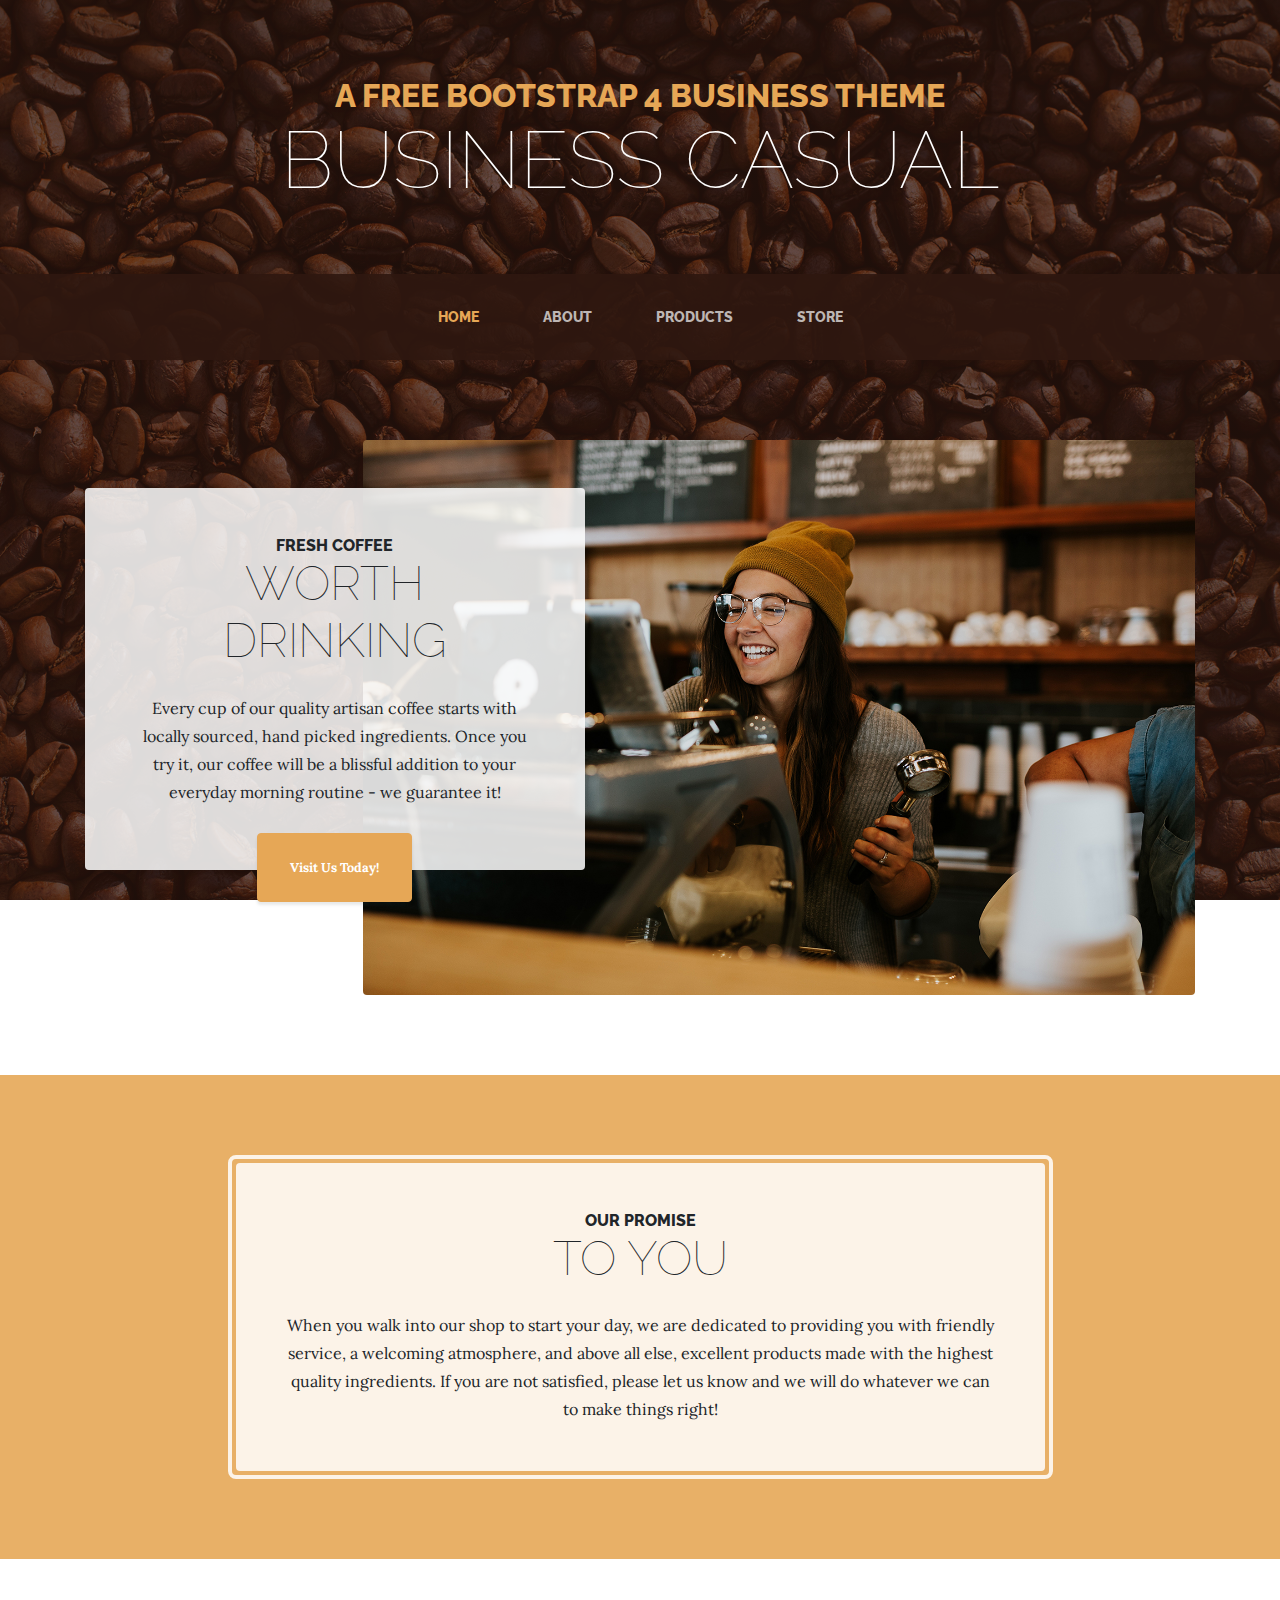
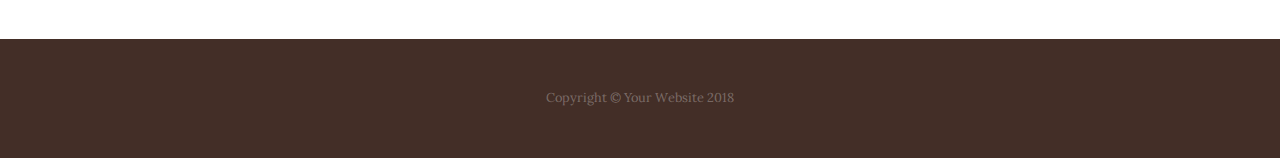
<file: startbootstrap-business-casual-gh-pages/index.html>
<!DOCTYPE html>
<html lang="en">

  <head>

    <meta charset="utf-8">
    <meta name="viewport" content="width=device-width, initial-scale=1, shrink-to-fit=no">
    <meta name="description" content="">
    <meta name="author" content="">

    <title>Business Casual - Start Bootstrap Theme</title>

    <!-- Bootstrap core CSS -->
    <link href="vendor/bootstrap/css/bootstrap.min.css" rel="stylesheet">

    <!-- Custom fonts for this template -->
    <link href="https://fonts.googleapis.com/css?family=Raleway:100,100i,200,200i,300,300i,400,400i,500,500i,600,600i,700,700i,800,800i,900,900i" rel="stylesheet">
    <link href="https://fonts.googleapis.com/css?family=Lora:400,400i,700,700i" rel="stylesheet">

    <!-- Custom styles for this template -->
    <link href="css/business-casual.min.css" rel="stylesheet">

  </head>

  <body>

    <h1 class="site-heading text-center text-white d-none d-lg-block">
      <span class="site-heading-upper text-primary mb-3">A Free Bootstrap 4 Business Theme</span>
      <span class="site-heading-lower">Business Casual</span>
    </h1>

    <!-- Navigation -->
    <nav class="navbar navbar-expand-lg navbar-dark py-lg-4" id="mainNav">
      <div class="container">
        <a class="navbar-brand text-uppercase text-expanded font-weight-bold d-lg-none" href="#">Start Bootstrap</a>
        <button class="navbar-toggler" type="button" data-toggle="collapse" data-target="#navbarResponsive" aria-controls="navbarResponsive" aria-expanded="false" aria-label="Toggle navigation">
          <span class="navbar-toggler-icon"></span>
        </button>
        <div class="collapse navbar-collapse" id="navbarResponsive">
          <ul class="navbar-nav mx-auto">
            <li class="nav-item active px-lg-4">
              <a class="nav-link text-uppercase text-expanded" href="index.html">Home
                <span class="sr-only">(current)</span>
              </a>
            </li>
            <li class="nav-item px-lg-4">
              <a class="nav-link text-uppercase text-expanded" href="about.html">About</a>
            </li>
            <li class="nav-item px-lg-4">
              <a class="nav-link text-uppercase text-expanded" href="products.html">Products</a>
            </li>
            <li class="nav-item px-lg-4">
              <a class="nav-link text-uppercase text-expanded" href="store.html">Store</a>
            </li>
          </ul>
        </div>
      </div>
    </nav>

    <section class="page-section clearfix">
      <div class="container">
        <div class="intro">
          <img class="intro-img img-fluid mb-3 mb-lg-0 rounded" src="img/intro.jpg" alt="">
          <div class="intro-text left-0 text-center bg-faded p-5 rounded">
            <h2 class="section-heading mb-4">
              <span class="section-heading-upper">Fresh Coffee</span>
              <span class="section-heading-lower">Worth Drinking</span>
            </h2>
            <p class="mb-3">Every cup of our quality artisan coffee starts with locally sourced, hand picked ingredients. Once you try it, our coffee will be a blissful addition to your everyday morning routine - we guarantee it!
            </p>
            <div class="intro-button mx-auto">
              <a class="btn btn-primary btn-xl" href="#">Visit Us Today!</a>
            </div>
          </div>
        </div>
      </div>
    </section>

    <section class="page-section cta">
      <div class="container">
        <div class="row">
          <div class="col-xl-9 mx-auto">
            <div class="cta-inner text-center rounded">
              <h2 class="section-heading mb-4">
                <span class="section-heading-upper">Our Promise</span>
                <span class="section-heading-lower">To You</span>
              </h2>
              <p class="mb-0">When you walk into our shop to start your day, we are dedicated to providing you with friendly service, a welcoming atmosphere, and above all else, excellent products made with the highest quality ingredients. If you are not satisfied, please let us know and we will do whatever we can to make things right!</p>
            </div>
          </div>
        </div>
      </div>
    </section>

    <footer class="footer text-faded text-center py-5">
      <div class="container">
        <p class="m-0 small">Copyright &copy; Your Website 2018</p>
      </div>
    </footer>

    <!-- Bootstrap core JavaScript -->
    <script src="vendor/jquery/jquery.min.js"></script>
    <script src="vendor/bootstrap/js/bootstrap.bundle.min.js"></script>

  </body>

</html>
</file>
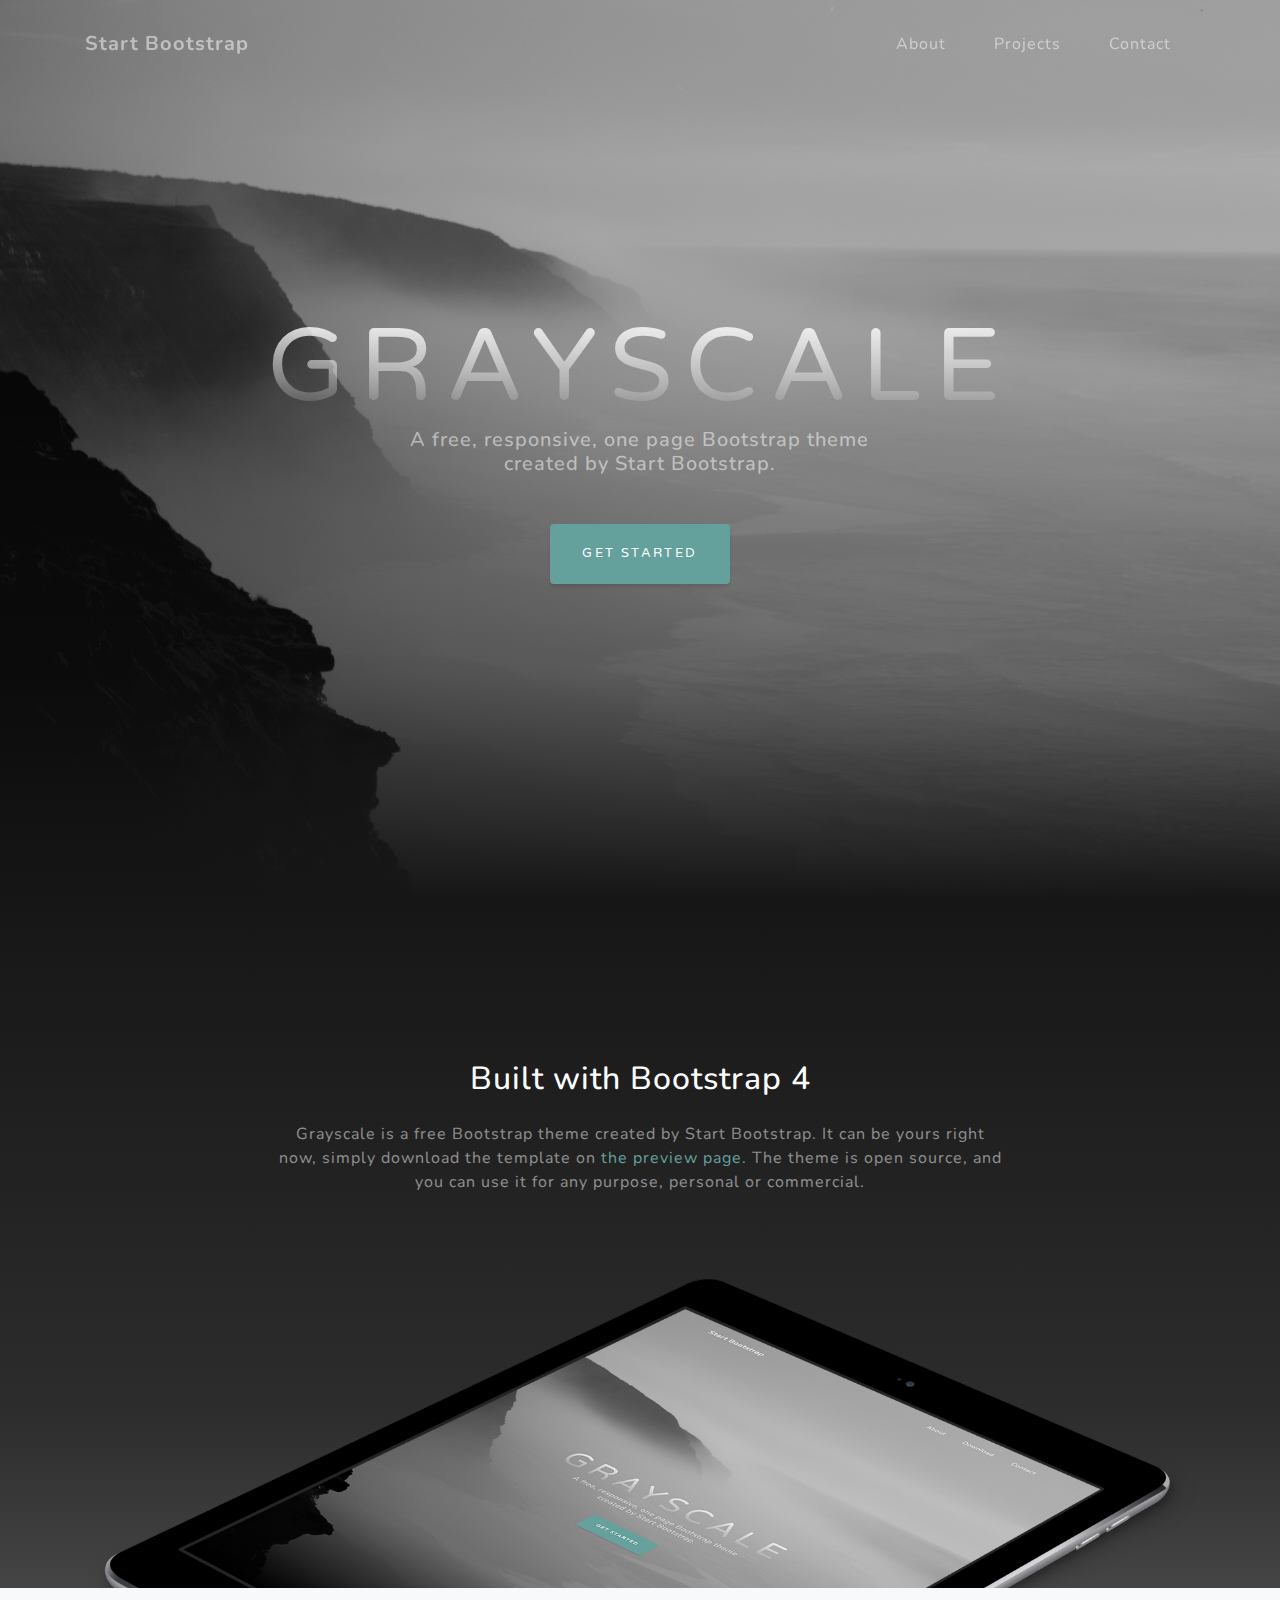
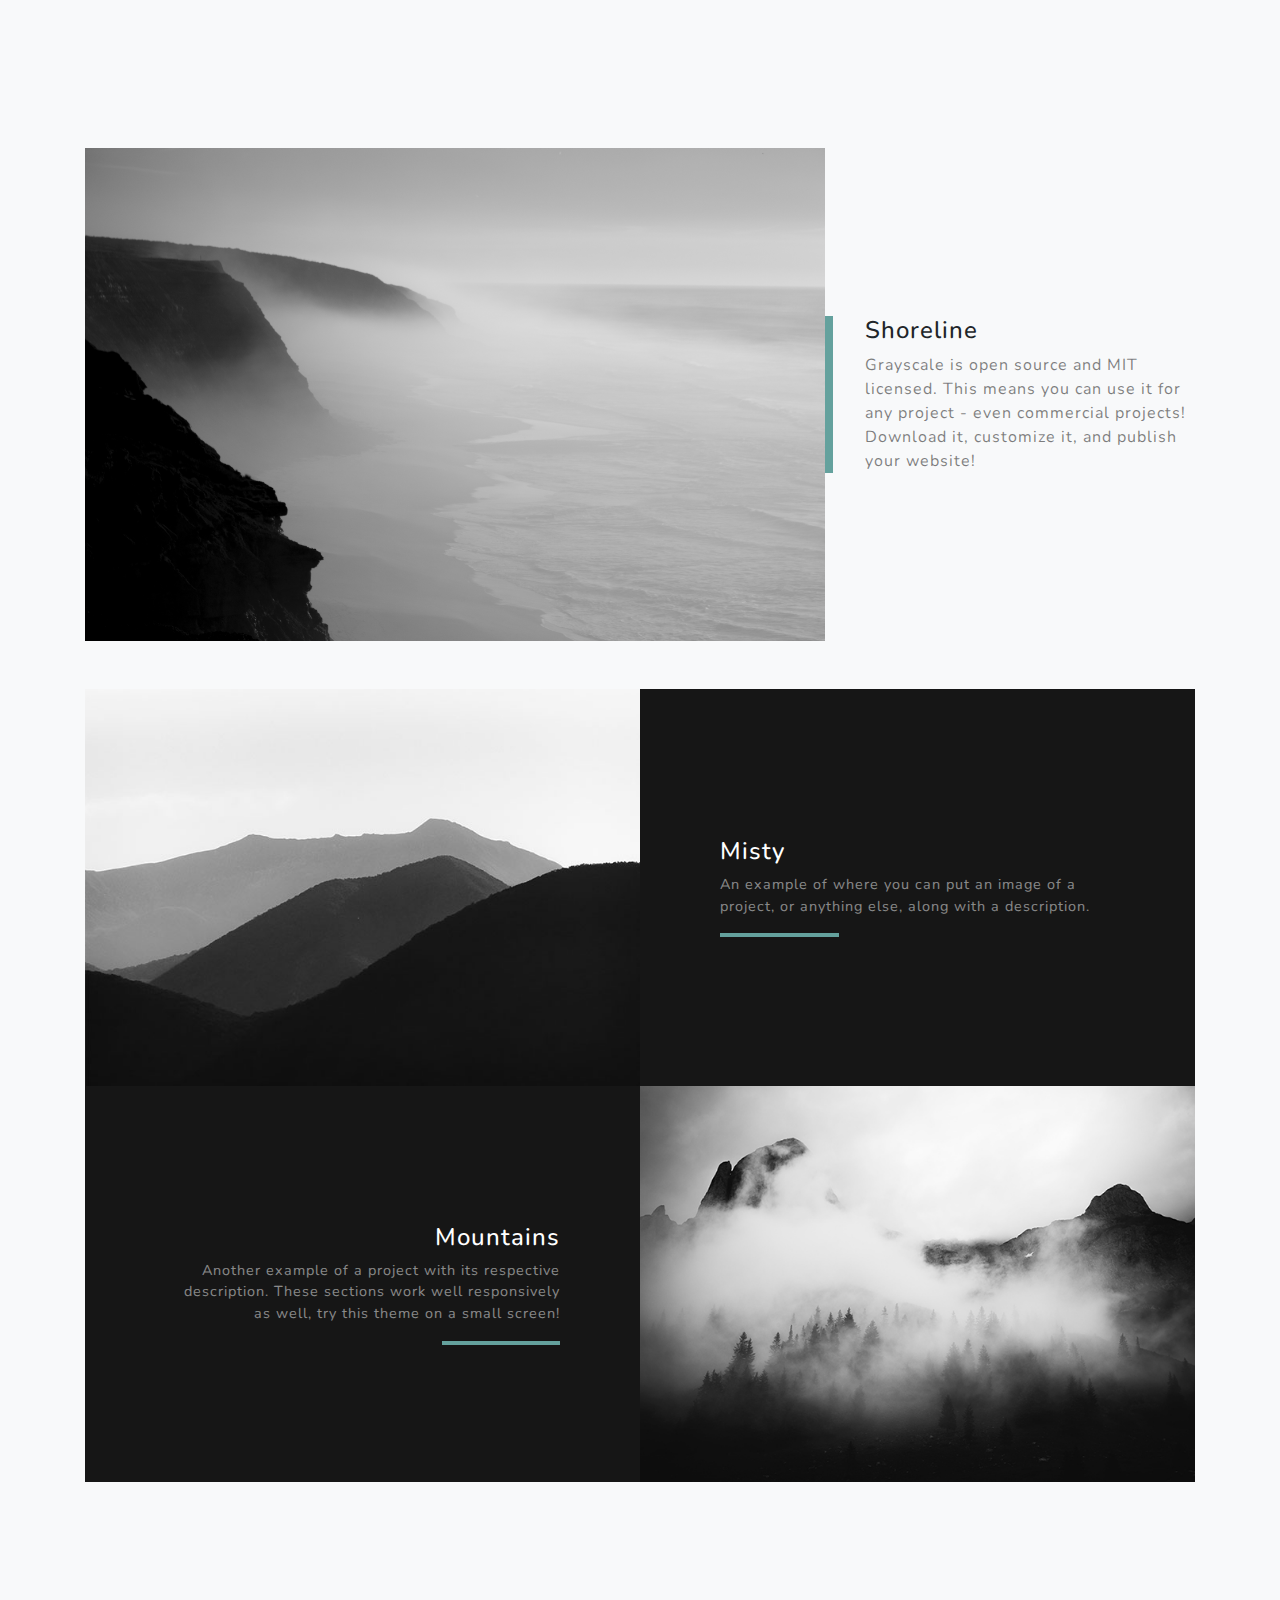
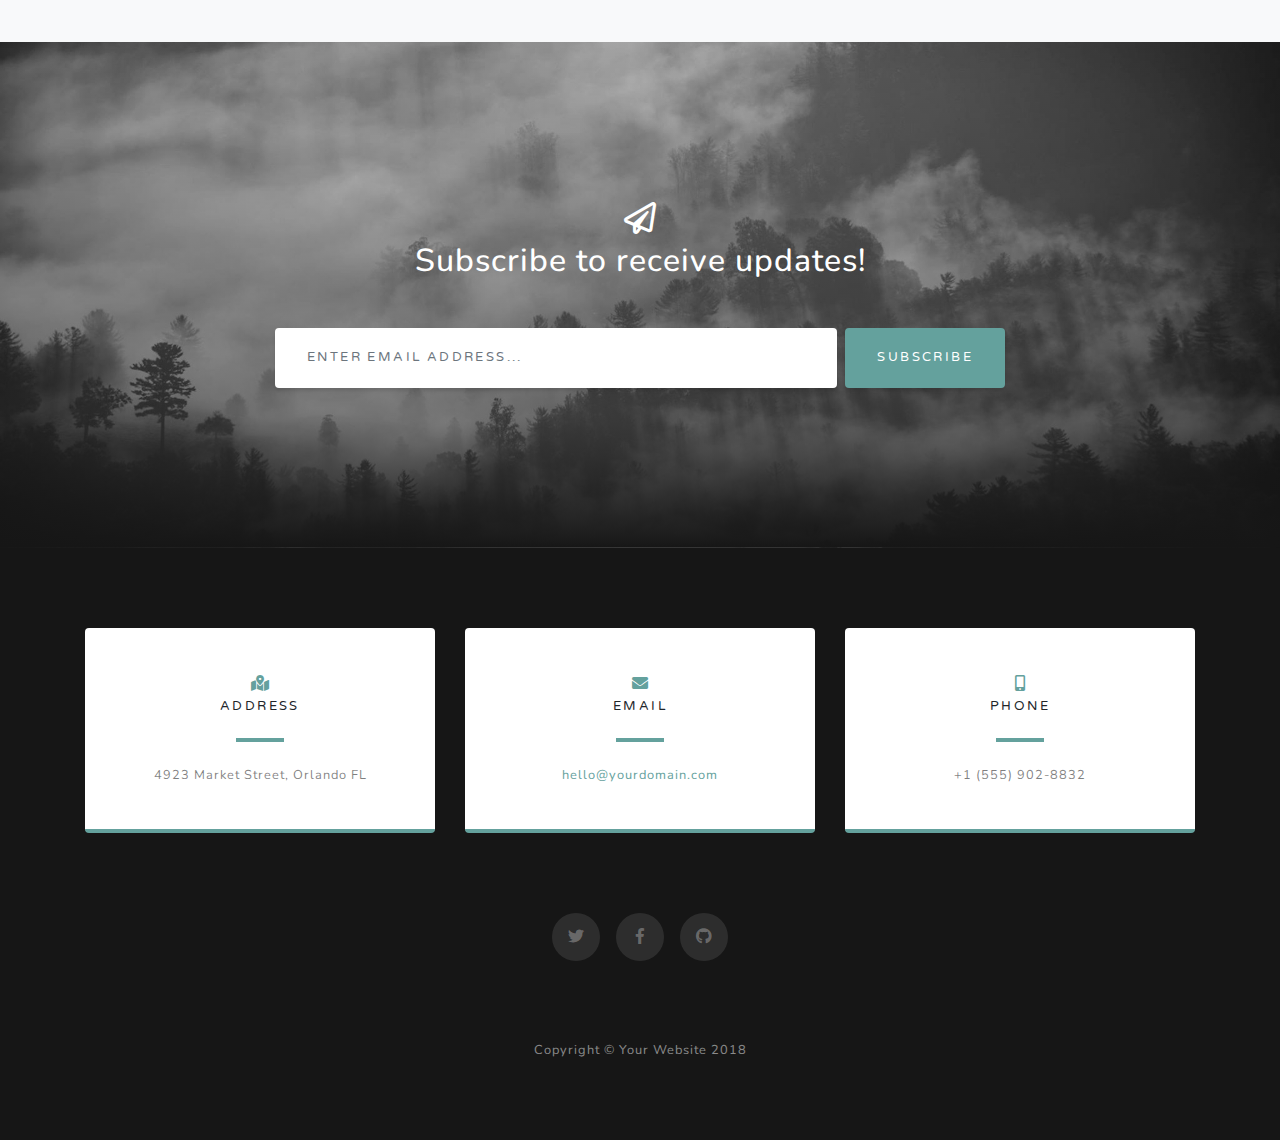
<file: startbootstrap-grayscale-gh-pages/index.html>
<!DOCTYPE html>
<html lang="en">

  <head>

    <meta charset="utf-8">
    <meta name="viewport" content="width=device-width, initial-scale=1, shrink-to-fit=no">
    <meta name="description" content="">
    <meta name="author" content="">

    <title>Grayscale - Start Bootstrap Theme</title>

    <!-- Bootstrap core CSS -->
    <link href="vendor/bootstrap/css/bootstrap.min.css" rel="stylesheet">

    <!-- Custom fonts for this template -->
    <link href="vendor/fontawesome-free/css/all.min.css" rel="stylesheet">
    <link href="https://fonts.googleapis.com/css?family=Varela+Round" rel="stylesheet">
    <link href="https://fonts.googleapis.com/css?family=Nunito:200,200i,300,300i,400,400i,600,600i,700,700i,800,800i,900,900i" rel="stylesheet">

    <!-- Custom styles for this template -->
    <link href="css/grayscale.min.css" rel="stylesheet">

  </head>

  <body id="page-top">

    <!-- Navigation -->
    <nav class="navbar navbar-expand-lg navbar-light fixed-top" id="mainNav">
      <div class="container">
        <a class="navbar-brand js-scroll-trigger" href="#page-top">Start Bootstrap</a>
        <button class="navbar-toggler navbar-toggler-right" type="button" data-toggle="collapse" data-target="#navbarResponsive" aria-controls="navbarResponsive" aria-expanded="false" aria-label="Toggle navigation">
          Menu
          <i class="fas fa-bars"></i>
        </button>
        <div class="collapse navbar-collapse" id="navbarResponsive">
          <ul class="navbar-nav ml-auto">
            <li class="nav-item">
              <a class="nav-link js-scroll-trigger" href="#about">About</a>
            </li>
            <li class="nav-item">
              <a class="nav-link js-scroll-trigger" href="#projects">Projects</a>
            </li>
            <li class="nav-item">
              <a class="nav-link js-scroll-trigger" href="#signup">Contact</a>
            </li>
          </ul>
        </div>
      </div>
    </nav>

    <!-- Header -->
    <header class="masthead">
      <div class="container d-flex h-100 align-items-center">
        <div class="mx-auto text-center">
          <h1 class="mx-auto my-0 text-uppercase">Grayscale</h1>
          <h2 class="text-white-50 mx-auto mt-2 mb-5">A free, responsive, one page Bootstrap theme created by Start Bootstrap.</h2>
          <a href="#about" class="btn btn-primary js-scroll-trigger">Get Started</a>
        </div>
      </div>
    </header>

    <!-- About Section -->
    <section id="about" class="about-section text-center">
      <div class="container">
        <div class="row">
          <div class="col-lg-8 mx-auto">
            <h2 class="text-white mb-4">Built with Bootstrap 4</h2>
            <p class="text-white-50">Grayscale is a free Bootstrap theme created by Start Bootstrap. It can be yours right now, simply download the template on
              <a href="http://startbootstrap.com/template-overviews/grayscale/">the preview page</a>. The theme is open source, and you can use it for any purpose, personal or commercial.</p>
          </div>
        </div>
        <img src="img/ipad.png" class="img-fluid" alt="">
      </div>
    </section>

    <!-- Projects Section -->
    <section id="projects" class="projects-section bg-light">
      <div class="container">

        <!-- Featured Project Row -->
        <div class="row align-items-center no-gutters mb-4 mb-lg-5">
          <div class="col-xl-8 col-lg-7">
            <img class="img-fluid mb-3 mb-lg-0" src="img/bg-masthead.jpg" alt="">
          </div>
          <div class="col-xl-4 col-lg-5">
            <div class="featured-text text-center text-lg-left">
              <h4>Shoreline</h4>
              <p class="text-black-50 mb-0">Grayscale is open source and MIT licensed. This means you can use it for any project - even commercial projects! Download it, customize it, and publish your website!</p>
            </div>
          </div>
        </div>

        <!-- Project One Row -->
        <div class="row justify-content-center no-gutters mb-5 mb-lg-0">
          <div class="col-lg-6">
            <img class="img-fluid" src="img/demo-image-01.jpg" alt="">
          </div>
          <div class="col-lg-6">
            <div class="bg-black text-center h-100 project">
              <div class="d-flex h-100">
                <div class="project-text w-100 my-auto text-center text-lg-left">
                  <h4 class="text-white">Misty</h4>
                  <p class="mb-0 text-white-50">An example of where you can put an image of a project, or anything else, along with a description.</p>
                  <hr class="d-none d-lg-block mb-0 ml-0">
                </div>
              </div>
            </div>
          </div>
        </div>

        <!-- Project Two Row -->
        <div class="row justify-content-center no-gutters">
          <div class="col-lg-6">
            <img class="img-fluid" src="img/demo-image-02.jpg" alt="">
          </div>
          <div class="col-lg-6 order-lg-first">
            <div class="bg-black text-center h-100 project">
              <div class="d-flex h-100">
                <div class="project-text w-100 my-auto text-center text-lg-right">
                  <h4 class="text-white">Mountains</h4>
                  <p class="mb-0 text-white-50">Another example of a project with its respective description. These sections work well responsively as well, try this theme on a small screen!</p>
                  <hr class="d-none d-lg-block mb-0 mr-0">
                </div>
              </div>
            </div>
          </div>
        </div>

      </div>
    </section>

    <!-- Signup Section -->
    <section id="signup" class="signup-section">
      <div class="container">
        <div class="row">
          <div class="col-md-10 col-lg-8 mx-auto text-center">

            <i class="far fa-paper-plane fa-2x mb-2 text-white"></i>
            <h2 class="text-white mb-5">Subscribe to receive updates!</h2>

            <form class="form-inline d-flex">
              <input type="email" class="form-control flex-fill mr-0 mr-sm-2 mb-3 mb-sm-0" id="inputEmail" placeholder="Enter email address...">
              <button type="submit" class="btn btn-primary mx-auto">Subscribe</button>
            </form>

          </div>
        </div>
      </div>
    </section>

    <!-- Contact Section -->
    <section class="contact-section bg-black">
      <div class="container">

        <div class="row">

          <div class="col-md-4 mb-3 mb-md-0">
            <div class="card py-4 h-100">
              <div class="card-body text-center">
                <i class="fas fa-map-marked-alt text-primary mb-2"></i>
                <h4 class="text-uppercase m-0">Address</h4>
                <hr class="my-4">
                <div class="small text-black-50">4923 Market Street, Orlando FL</div>
              </div>
            </div>
          </div>

          <div class="col-md-4 mb-3 mb-md-0">
            <div class="card py-4 h-100">
              <div class="card-body text-center">
                <i class="fas fa-envelope text-primary mb-2"></i>
                <h4 class="text-uppercase m-0">Email</h4>
                <hr class="my-4">
                <div class="small text-black-50">
                  <a href="#">hello@yourdomain.com</a>
                </div>
              </div>
            </div>
          </div>

          <div class="col-md-4 mb-3 mb-md-0">
            <div class="card py-4 h-100">
              <div class="card-body text-center">
                <i class="fas fa-mobile-alt text-primary mb-2"></i>
                <h4 class="text-uppercase m-0">Phone</h4>
                <hr class="my-4">
                <div class="small text-black-50">+1 (555) 902-8832</div>
              </div>
            </div>
          </div>
        </div>

        <div class="social d-flex justify-content-center">
          <a href="#" class="mx-2">
            <i class="fab fa-twitter"></i>
          </a>
          <a href="#" class="mx-2">
            <i class="fab fa-facebook-f"></i>
          </a>
          <a href="#" class="mx-2">
            <i class="fab fa-github"></i>
          </a>
        </div>

      </div>
    </section>

    <!-- Footer -->
    <footer class="bg-black small text-center text-white-50">
      <div class="container">
        Copyright &copy; Your Website 2018
      </div>
    </footer>

    <!-- Bootstrap core JavaScript -->
    <script src="vendor/jquery/jquery.min.js"></script>
    <script src="vendor/bootstrap/js/bootstrap.bundle.min.js"></script>

    <!-- Plugin JavaScript -->
    <script src="vendor/jquery-easing/jquery.easing.min.js"></script>

    <!-- Custom scripts for this template -->
    <script src="js/grayscale.min.js"></script>

  </body>

</html>
</file>
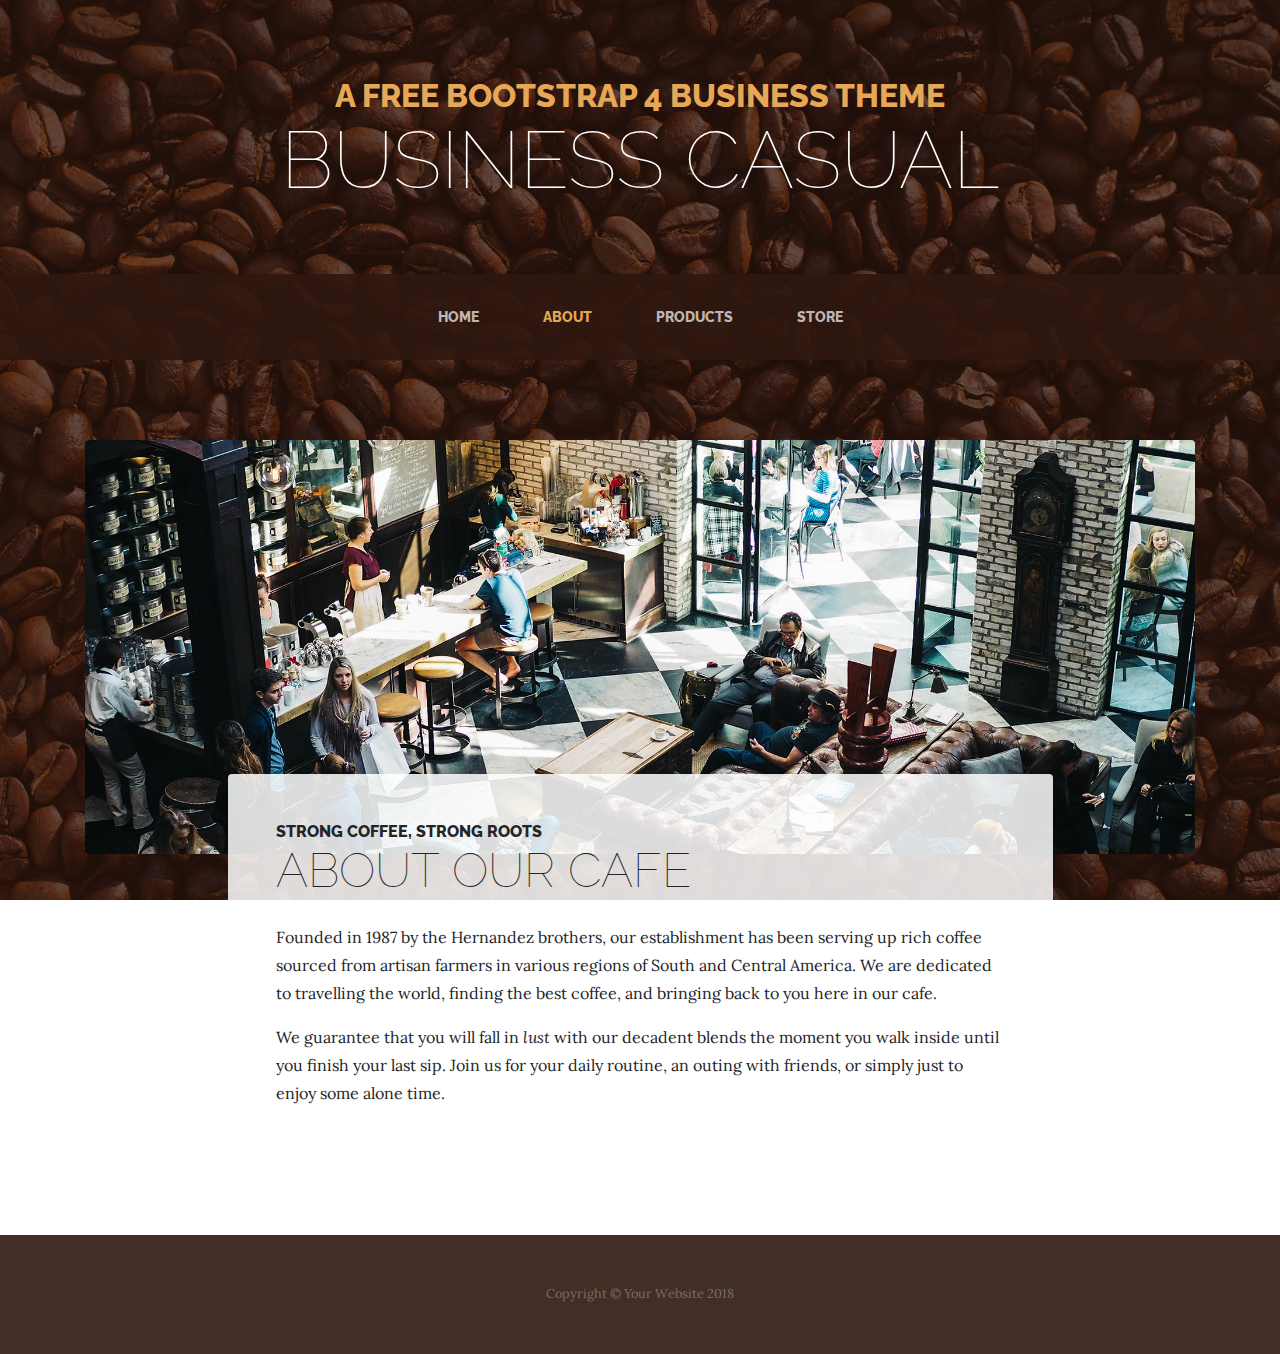
<file: startbootstrap-business-casual-gh-pages/about.html>
<!DOCTYPE html>
<html lang="en">

  <head>

    <meta charset="utf-8">
    <meta name="viewport" content="width=device-width, initial-scale=1, shrink-to-fit=no">
    <meta name="description" content="">
    <meta name="author" content="">

    <title>Business Casual - Start Bootstrap Theme</title>

    <!-- Bootstrap core CSS -->
    <link href="vendor/bootstrap/css/bootstrap.min.css" rel="stylesheet">

    <!-- Custom fonts for this template -->
    <link href="https://fonts.googleapis.com/css?family=Raleway:100,100i,200,200i,300,300i,400,400i,500,500i,600,600i,700,700i,800,800i,900,900i" rel="stylesheet">
    <link href="https://fonts.googleapis.com/css?family=Lora:400,400i,700,700i" rel="stylesheet">

    <!-- Custom styles for this template -->
    <link href="css/business-casual.min.css" rel="stylesheet">

  </head>

  <body>

    <h1 class="site-heading text-center text-white d-none d-lg-block">
      <span class="site-heading-upper text-primary mb-3">A Free Bootstrap 4 Business Theme</span>
      <span class="site-heading-lower">Business Casual</span>
    </h1>

    <!-- Navigation -->
    <nav class="navbar navbar-expand-lg navbar-dark py-lg-4" id="mainNav">
      <div class="container">
        <a class="navbar-brand text-uppercase text-expanded font-weight-bold d-lg-none" href="#">Start Bootstrap</a>
        <button class="navbar-toggler" type="button" data-toggle="collapse" data-target="#navbarResponsive" aria-controls="navbarResponsive" aria-expanded="false" aria-label="Toggle navigation">
          <span class="navbar-toggler-icon"></span>
        </button>
        <div class="collapse navbar-collapse" id="navbarResponsive">
          <ul class="navbar-nav mx-auto">
            <li class="nav-item px-lg-4">
              <a class="nav-link text-uppercase text-expanded" href="index.html">Home
                <span class="sr-only">(current)</span>
              </a>
            </li>
            <li class="nav-item active px-lg-4">
              <a class="nav-link text-uppercase text-expanded" href="about.html">About</a>
            </li>
            <li class="nav-item px-lg-4">
              <a class="nav-link text-uppercase text-expanded" href="products.html">Products</a>
            </li>
            <li class="nav-item px-lg-4">
              <a class="nav-link text-uppercase text-expanded" href="store.html">Store</a>
            </li>
          </ul>
        </div>
      </div>
    </nav>

    <section class="page-section about-heading">
      <div class="container">
        <img class="img-fluid rounded about-heading-img mb-3 mb-lg-0" src="img/about.jpg" alt="">
        <div class="about-heading-content">
          <div class="row">
            <div class="col-xl-9 col-lg-10 mx-auto">
              <div class="bg-faded rounded p-5">
                <h2 class="section-heading mb-4">
                  <span class="section-heading-upper">Strong Coffee, Strong Roots</span>
                  <span class="section-heading-lower">About Our Cafe</span>
                </h2>
                <p>Founded in 1987 by the Hernandez brothers, our establishment has been serving up rich coffee sourced from artisan farmers in various regions of South and Central America. We are dedicated to travelling the world, finding the best coffee, and bringing back to you here in our cafe.</p>
                <p class="mb-0">We guarantee that you will fall in <em>lust</em> with our decadent blends the moment you walk inside until you finish your last sip. Join us for your daily routine, an outing with friends, or simply just to enjoy some alone time.</p>
              </div>
            </div>
          </div>
        </div>
      </div>
    </section>

    <footer class="footer text-faded text-center py-5">
      <div class="container">
        <p class="m-0 small">Copyright &copy; Your Website 2018</p>
      </div>
    </footer>

    <!-- Bootstrap core JavaScript -->
    <script src="vendor/jquery/jquery.min.js"></script>
    <script src="vendor/bootstrap/js/bootstrap.bundle.min.js"></script>

  </body>

</html>
</file>
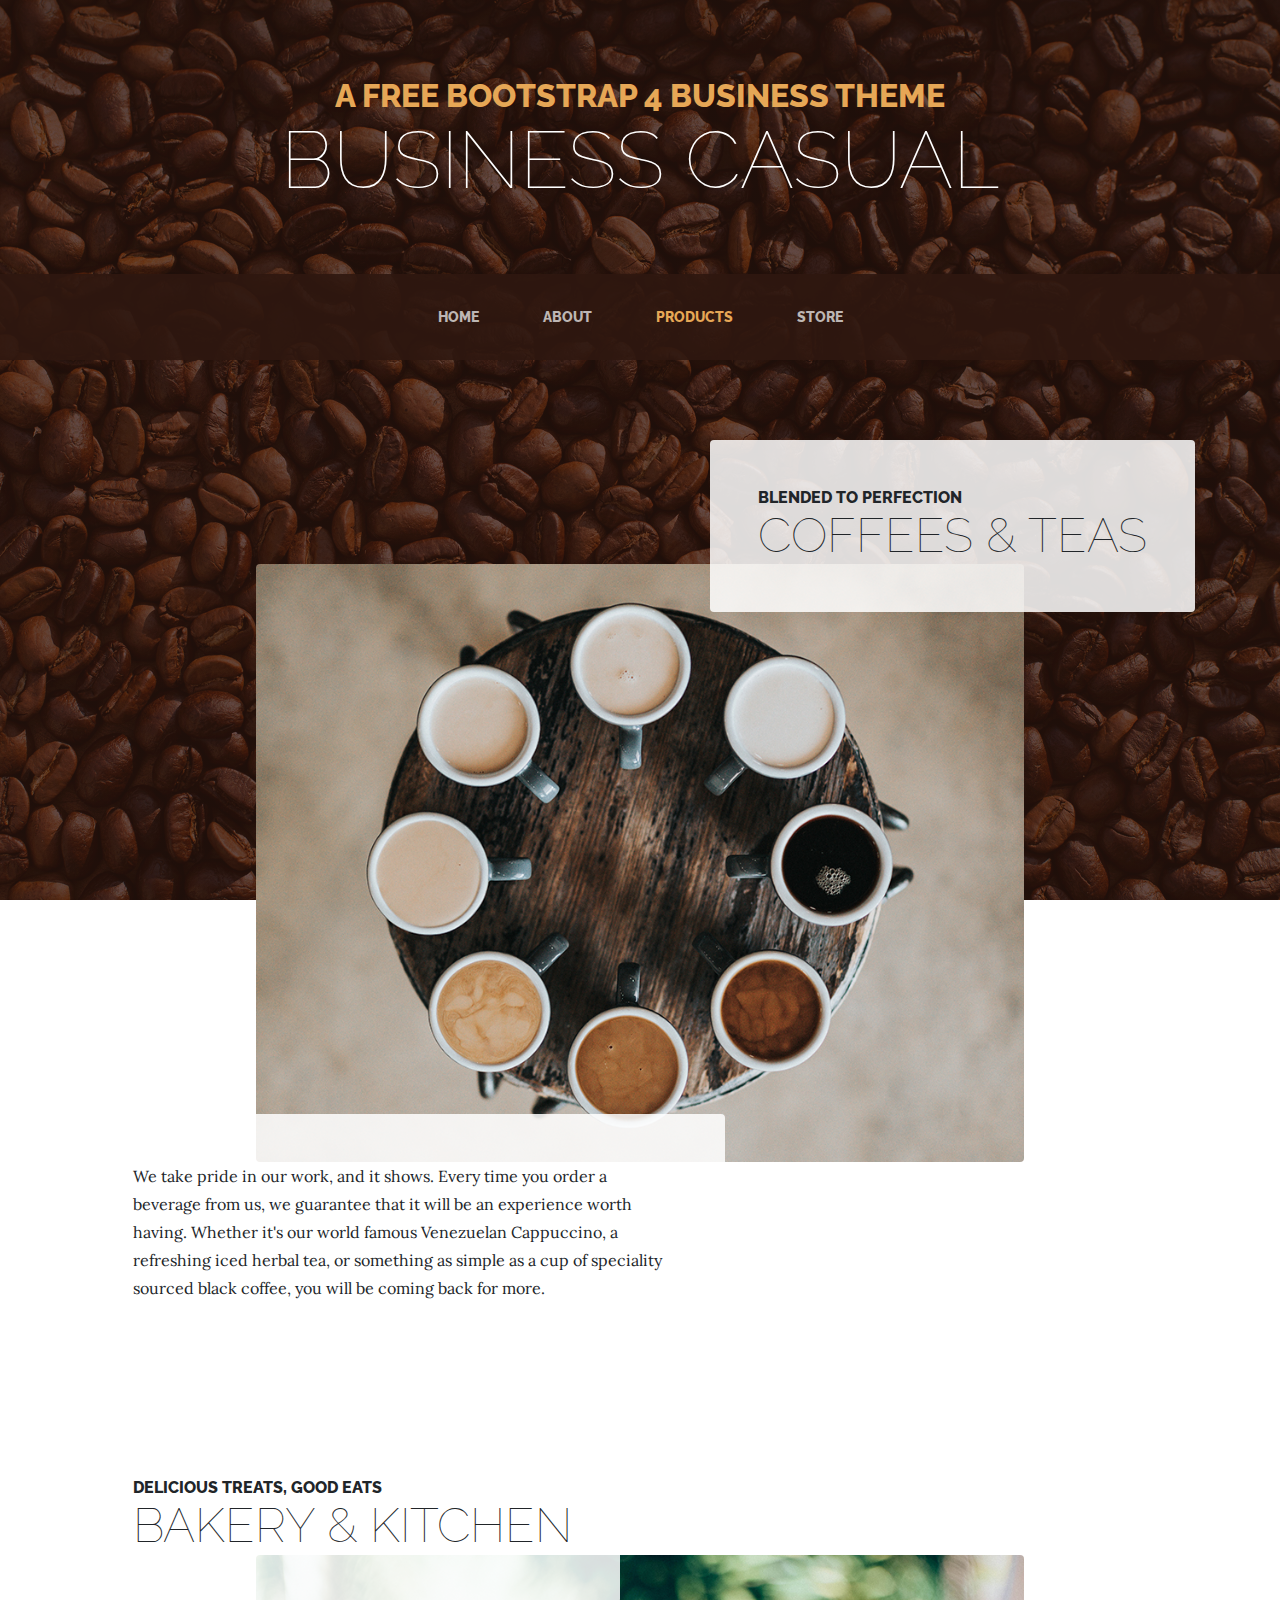
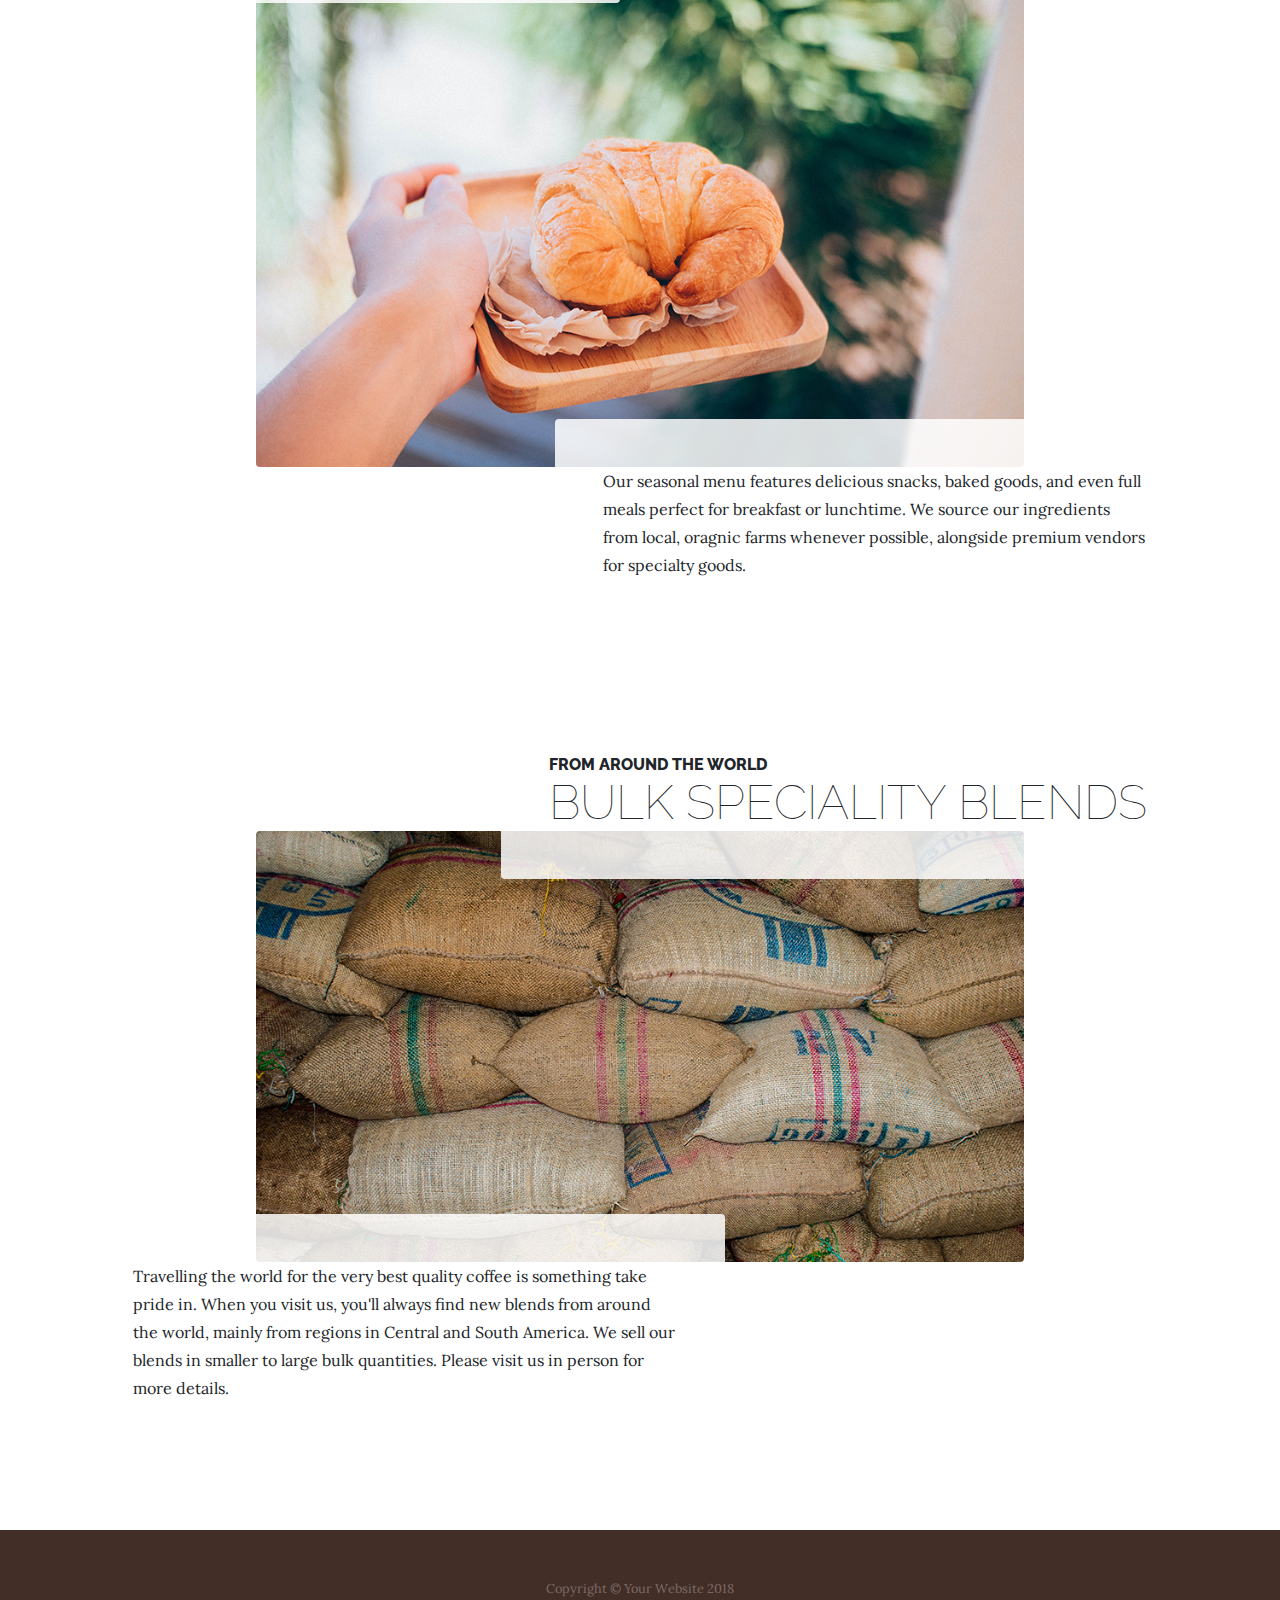
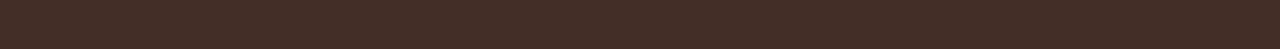
<file: startbootstrap-business-casual-gh-pages/products.html>
<!DOCTYPE html>
<html lang="en">

  <head>

    <meta charset="utf-8">
    <meta name="viewport" content="width=device-width, initial-scale=1, shrink-to-fit=no">
    <meta name="description" content="">
    <meta name="author" content="">

    <title>Business Casual - Start Bootstrap Theme</title>

    <!-- Bootstrap core CSS -->
    <link href="vendor/bootstrap/css/bootstrap.min.css" rel="stylesheet">

    <!-- Custom fonts for this template -->
    <link href="https://fonts.googleapis.com/css?family=Raleway:100,100i,200,200i,300,300i,400,400i,500,500i,600,600i,700,700i,800,800i,900,900i" rel="stylesheet">
    <link href="https://fonts.googleapis.com/css?family=Lora:400,400i,700,700i" rel="stylesheet">

    <!-- Custom styles for this template -->
    <link href="css/business-casual.min.css" rel="stylesheet">

  </head>

  <body>

    <h1 class="site-heading text-center text-white d-none d-lg-block">
      <span class="site-heading-upper text-primary mb-3">A Free Bootstrap 4 Business Theme</span>
      <span class="site-heading-lower">Business Casual</span>
    </h1>

    <!-- Navigation -->
    <nav class="navbar navbar-expand-lg navbar-dark py-lg-4" id="mainNav">
      <div class="container">
        <a class="navbar-brand text-uppercase text-expanded font-weight-bold d-lg-none" href="#">Start Bootstrap</a>
        <button class="navbar-toggler" type="button" data-toggle="collapse" data-target="#navbarResponsive" aria-controls="navbarResponsive" aria-expanded="false" aria-label="Toggle navigation">
          <span class="navbar-toggler-icon"></span>
        </button>
        <div class="collapse navbar-collapse" id="navbarResponsive">
          <ul class="navbar-nav mx-auto">
            <li class="nav-item px-lg-4">
              <a class="nav-link text-uppercase text-expanded" href="index.html">Home
                <span class="sr-only">(current)</span>
              </a>
            </li>
            <li class="nav-item px-lg-4">
              <a class="nav-link text-uppercase text-expanded" href="about.html">About</a>
            </li>
            <li class="nav-item active px-lg-4">
              <a class="nav-link text-uppercase text-expanded" href="products.html">Products</a>
            </li>
            <li class="nav-item px-lg-4">
              <a class="nav-link text-uppercase text-expanded" href="store.html">Store</a>
            </li>
          </ul>
        </div>
      </div>
    </nav>

    <section class="page-section">
      <div class="container">
        <div class="product-item">
          <div class="product-item-title d-flex">
            <div class="bg-faded p-5 d-flex ml-auto rounded">
              <h2 class="section-heading mb-0">
                <span class="section-heading-upper">Blended to Perfection</span>
                <span class="section-heading-lower">Coffees &amp; Teas</span>
              </h2>
            </div>
          </div>
          <img class="product-item-img mx-auto d-flex rounded img-fluid mb-3 mb-lg-0" src="img/products-01.jpg" alt="">
          <div class="product-item-description d-flex mr-auto">
            <div class="bg-faded p-5 rounded">
              <p class="mb-0">We take pride in our work, and it shows. Every time you order a beverage from us, we guarantee that it will be an experience worth having. Whether it's our world famous Venezuelan Cappuccino, a refreshing iced herbal tea, or something as simple as a cup of speciality sourced black coffee, you will be coming back for more.</p>
            </div>
          </div>
        </div>
      </div>
    </section>

    <section class="page-section">
      <div class="container">
        <div class="product-item">
          <div class="product-item-title d-flex">
            <div class="bg-faded p-5 d-flex mr-auto rounded">
              <h2 class="section-heading mb-0">
                <span class="section-heading-upper">Delicious Treats, Good Eats</span>
                <span class="section-heading-lower">Bakery &amp; Kitchen</span>
              </h2>
            </div>
          </div>
          <img class="product-item-img mx-auto d-flex rounded img-fluid mb-3 mb-lg-0" src="img/products-02.jpg" alt="">
          <div class="product-item-description d-flex ml-auto">
            <div class="bg-faded p-5 rounded">
              <p class="mb-0">Our seasonal menu features delicious snacks, baked goods, and even full meals perfect for breakfast or lunchtime. We source our ingredients from local, oragnic farms whenever possible, alongside premium vendors for specialty goods.</p>
            </div>
          </div>
        </div>
      </div>
    </section>

    <section class="page-section">
      <div class="container">
        <div class="product-item">
          <div class="product-item-title d-flex">
            <div class="bg-faded p-5 d-flex ml-auto rounded">
              <h2 class="section-heading mb-0">
                <span class="section-heading-upper">From Around the World</span>
                <span class="section-heading-lower">Bulk Speciality Blends</span>
              </h2>
            </div>
          </div>
          <img class="product-item-img mx-auto d-flex rounded img-fluid mb-3 mb-lg-0" src="img/products-03.jpg" alt="">
          <div class="product-item-description d-flex mr-auto">
            <div class="bg-faded p-5 rounded">
              <p class="mb-0">Travelling the world for the very best quality coffee is something take pride in. When you visit us, you'll always find new blends from around the world, mainly from regions in Central and South America. We sell our blends in smaller to large bulk quantities. Please visit us in person for more details.</p>
            </div>
          </div>
        </div>
      </div>
    </section>

    <footer class="footer text-faded text-center py-5">
      <div class="container">
        <p class="m-0 small">Copyright &copy; Your Website 2018</p>
      </div>
    </footer>

    <!-- Bootstrap core JavaScript -->
    <script src="vendor/jquery/jquery.min.js"></script>
    <script src="vendor/bootstrap/js/bootstrap.bundle.min.js"></script>

  </body>

</html>
</file>
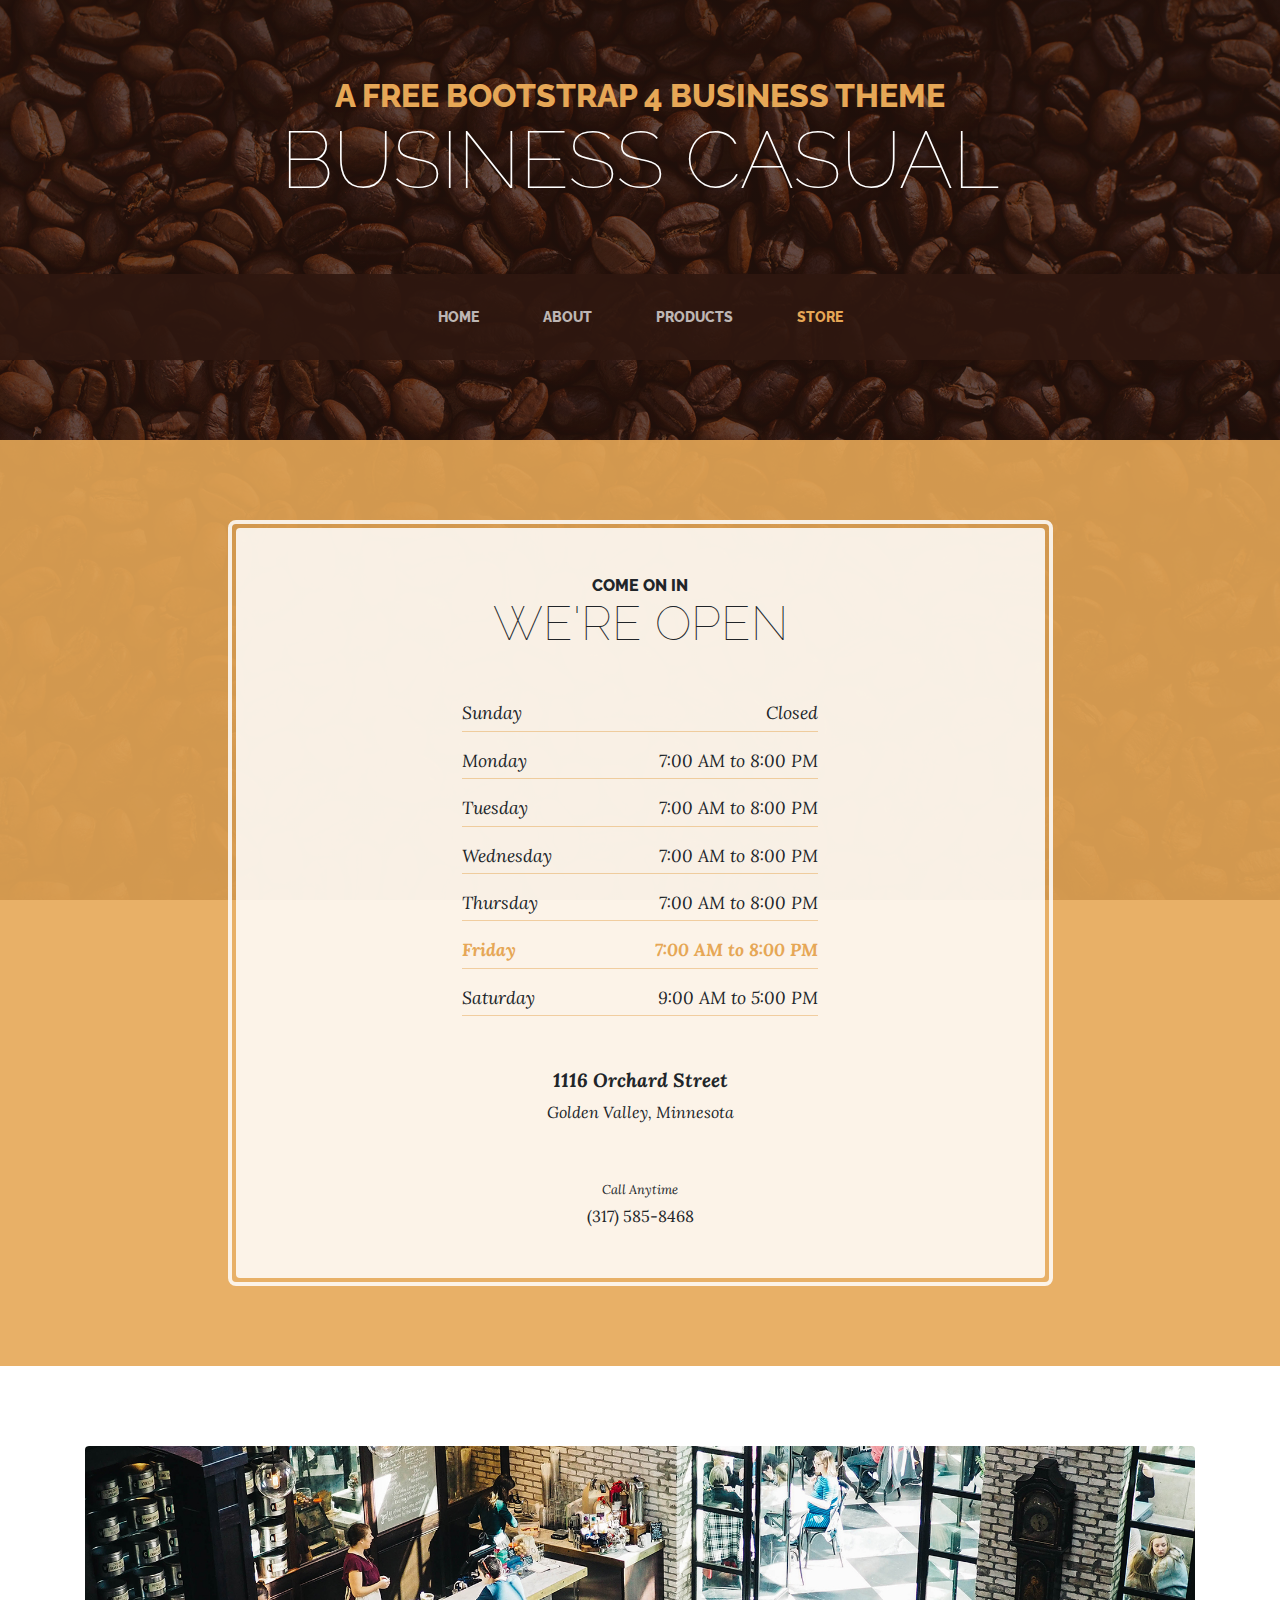
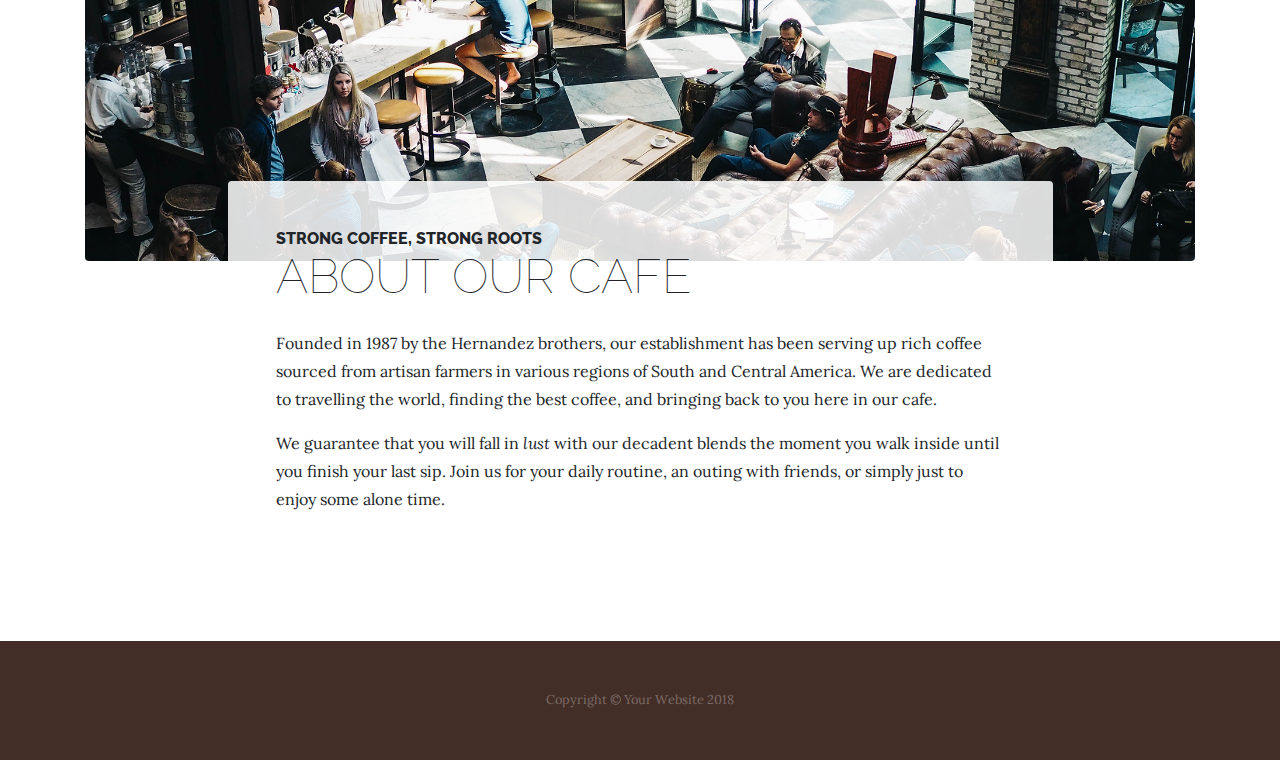
<file: startbootstrap-business-casual-gh-pages/store.html>
<!DOCTYPE html>
<html lang="en">

  <head>

    <meta charset="utf-8">
    <meta name="viewport" content="width=device-width, initial-scale=1, shrink-to-fit=no">
    <meta name="description" content="">
    <meta name="author" content="">

    <title>Business Casual - Start Bootstrap Theme</title>

    <!-- Bootstrap core CSS -->
    <link href="vendor/bootstrap/css/bootstrap.min.css" rel="stylesheet">

    <!-- Custom fonts for this template -->
    <link href="https://fonts.googleapis.com/css?family=Raleway:100,100i,200,200i,300,300i,400,400i,500,500i,600,600i,700,700i,800,800i,900,900i" rel="stylesheet">
    <link href="https://fonts.googleapis.com/css?family=Lora:400,400i,700,700i" rel="stylesheet">

    <!-- Custom styles for this template -->
    <link href="css/business-casual.min.css" rel="stylesheet">

  </head>

  <body>

    <h1 class="site-heading text-center text-white d-none d-lg-block">
      <span class="site-heading-upper text-primary mb-3">A Free Bootstrap 4 Business Theme</span>
      <span class="site-heading-lower">Business Casual</span>
    </h1>

    <!-- Navigation -->
    <nav class="navbar navbar-expand-lg navbar-dark py-lg-4" id="mainNav">
      <div class="container">
        <a class="navbar-brand text-uppercase text-expanded font-weight-bold d-lg-none" href="#">Start Bootstrap</a>
        <button class="navbar-toggler" type="button" data-toggle="collapse" data-target="#navbarResponsive" aria-controls="navbarResponsive" aria-expanded="false" aria-label="Toggle navigation">
          <span class="navbar-toggler-icon"></span>
        </button>
        <div class="collapse navbar-collapse" id="navbarResponsive">
          <ul class="navbar-nav mx-auto">
            <li class="nav-item px-lg-4">
              <a class="nav-link text-uppercase text-expanded" href="index.html">Home
                <span class="sr-only">(current)</span>
              </a>
            </li>
            <li class="nav-item px-lg-4">
              <a class="nav-link text-uppercase text-expanded" href="about.html">About</a>
            </li>
            <li class="nav-item px-lg-4">
              <a class="nav-link text-uppercase text-expanded" href="products.html">Products</a>
            </li>
            <li class="nav-item active px-lg-4">
              <a class="nav-link text-uppercase text-expanded" href="store.html">Store</a>
            </li>
          </ul>
        </div>
      </div>
    </nav>

    <section class="page-section cta">
      <div class="container">
        <div class="row">
          <div class="col-xl-9 mx-auto">
            <div class="cta-inner text-center rounded">
              <h2 class="section-heading mb-5">
                <span class="section-heading-upper">Come On In</span>
                <span class="section-heading-lower">We're Open</span>
              </h2>
              <ul class="list-unstyled list-hours mb-5 text-left mx-auto">
                <li class="list-unstyled-item list-hours-item d-flex">
                  Sunday
                  <span class="ml-auto">Closed</span>
                </li>
                <li class="list-unstyled-item list-hours-item d-flex">
                  Monday
                  <span class="ml-auto">7:00 AM to 8:00 PM</span>
                </li>
                <li class="list-unstyled-item list-hours-item d-flex">
                  Tuesday
                  <span class="ml-auto">7:00 AM to 8:00 PM</span>
                </li>
                <li class="list-unstyled-item list-hours-item d-flex">
                  Wednesday
                  <span class="ml-auto">7:00 AM to 8:00 PM</span>
                </li>
                <li class="list-unstyled-item list-hours-item d-flex">
                  Thursday
                  <span class="ml-auto">7:00 AM to 8:00 PM</span>
                </li>
                <li class="list-unstyled-item list-hours-item d-flex">
                  Friday
                  <span class="ml-auto">7:00 AM to 8:00 PM</span>
                </li>
                <li class="list-unstyled-item list-hours-item d-flex">
                  Saturday
                  <span class="ml-auto">9:00 AM to 5:00 PM</span>
                </li>
              </ul>
              <p class="address mb-5">
                <em>
                  <strong>1116 Orchard Street</strong>
                  <br>
                  Golden Valley, Minnesota
                </em>
              </p>
              <p class="mb-0">
                <small>
                  <em>Call Anytime</em>
                </small>
                <br>
                (317) 585-8468
              </p>
            </div>
          </div>
        </div>
      </div>
    </section>

    <section class="page-section about-heading">
      <div class="container">
        <img class="img-fluid rounded about-heading-img mb-3 mb-lg-0" src="img/about.jpg" alt="">
        <div class="about-heading-content">
          <div class="row">
            <div class="col-xl-9 col-lg-10 mx-auto">
              <div class="bg-faded rounded p-5">
                <h2 class="section-heading mb-4">
                  <span class="section-heading-upper">Strong Coffee, Strong Roots</span>
                  <span class="section-heading-lower">About Our Cafe</span>
                </h2>
                <p>Founded in 1987 by the Hernandez brothers, our establishment has been serving up rich coffee sourced from artisan farmers in various regions of South and Central America. We are dedicated to travelling the world, finding the best coffee, and bringing back to you here in our cafe.</p>
                <p class="mb-0">We guarantee that you will fall in
                  <em>lust</em>
                  with our decadent blends the moment you walk inside until you finish your last sip. Join us for your daily routine, an outing with friends, or simply just to enjoy some alone time.</p>
              </div>
            </div>
          </div>
        </div>
      </div>
    </section>

    <footer class="footer text-faded text-center py-5">
      <div class="container">
        <p class="m-0 small">Copyright &copy; Your Website 2018</p>
      </div>
    </footer>

    <!-- Bootstrap core JavaScript -->
    <script src="vendor/jquery/jquery.min.js"></script>
    <script src="vendor/bootstrap/js/bootstrap.bundle.min.js"></script>

  </body>

  <!-- Script to highlight the active date in the hours list -->
  <script>
    $('.list-hours li').eq(new Date().getDay()).addClass('today');
  </script>

</html>
</file>
<file: startbootstrap-business-casual-gh-pages/css/business-casual.min.css>
/*!
 * Start Bootstrap - Business Casual v5.0.0 (https://startbootstrap.com/template-overviews/business-casual)
 * Copyright 2013-2018 Start Bootstrap
 * Licensed under MIT (https://github.com/BlackrockDigital/startbootstrap-business-casual/blob/master/LICENSE)
 */body{font-family:Lora;background:-webkit-gradient(linear,left top,left bottom,from(rgba(47,23,15,.65))),url(../img/bg.jpg);background:linear-gradient(rgba(47,23,15,.65)),url(../img/bg.jpg);background-attachment:fixed;background-position:center;background-size:cover}h1,h2,h3,h4,h5,h6{font-family:Raleway}p{line-height:1.75}.text-faded{color:rgba(255,255,255,.3)}.site-heading{margin-top:5rem;margin-bottom:5rem;text-transform:uppercase;line-height:1;font-family:Raleway}.site-heading .site-heading-upper{display:block;font-size:2rem;font-weight:800}.site-heading .site-heading-lower{font-size:5rem;font-weight:100;line-height:4rem}.page-section{margin-top:5rem;margin-bottom:5rem}.section-heading{text-transform:uppercase}.section-heading .section-heading-upper{display:block;font-size:1rem;font-weight:800}.section-heading .section-heading-lower{display:block;font-size:3rem;font-weight:100}.bg-faded{background-color:rgba(255,255,255,.85)}#mainNav{background-color:rgba(47,23,15,.9);font-family:Raleway}#mainNav .navbar-brand{color:#e6a756}#mainNav .navbar-nav .nav-item .nav-link{color:rgba(255,255,255,.7);font-weight:800}#mainNav .navbar-nav .nav-item.active .nav-link{color:#e6a756}@media (min-width:992px){#mainNav .navbar-nav .nav-item .nav-link{font-size:.9rem}#mainNav .navbar-nav .nav-item .nav-link:hover{color:rgba(255,255,255,.4)}#mainNav .navbar-nav .nav-item.active .nav-link:hover{color:#e6a756}}.btn-xl{font-weight:700;font-size:.8rem;padding-top:1.5rem;padding-bottom:1.5rem;padding-left:2rem;padding-right:2rem}.intro{position:relative}@media (min-width:992px){.intro .intro-img{width:75%;float:right}.intro .intro-text{left:0;width:60%;margin-top:3rem;position:absolute}.intro .intro-text .intro-button{width:100%;left:0;position:absolute;bottom:-2rem}}@media (min-width:1200px){.intro .intro-text{width:45%}}.cta{padding-top:5rem;padding-bottom:5rem;background-color:rgba(230,167,86,.9)}.cta .cta-inner{position:relative;padding:3rem;margin:.5rem;background-color:rgba(255,255,255,.85)}.cta .cta-inner:before{border-radius:.5rem;content:'';position:absolute;top:-.5rem;bottom:-.5rem;left:-.5rem;right:-.5rem;border:.25rem solid rgba(255,255,255,.85)}@media (min-width:992px){.about-heading .about-heading-img{position:relative;z-index:0}.about-heading .about-heading-content{margin-top:-5rem;position:relative;z-index:1}}@media (min-width:992px){.product-item .product-item-title{position:relative;z-index:1;margin-bottom:-3rem}.product-item .product-item-img{position:relative;z-index:0;max-width:60vw}.product-item .product-item-description{position:relative;z-index:1;margin-top:-3rem;max-width:50vw}}.list-hours{font-size:.9rem}.list-hours .list-hours-item{border-bottom:1px solid rgba(230,167,86,.5);padding-bottom:.25rem;margin-bottom:1rem;font-style:italic}.list-hours .list-hours-item.today{font-weight:700;color:#e6a756}@media (min-width:992px){.list-hours{width:50%;font-size:1.1rem}}.address strong{font-size:1.2rem}.footer{background-color:rgba(47,23,15,.9)}.text-primary{color:#e6a756!important}.bg-primary{background-color:#e6a756!important}.btn{-webkit-box-shadow:0 3px 3px 0 rgba(33,37,41,.1);box-shadow:0 3px 3px 0 rgba(33,37,41,.1)}.btn-primary{background-color:#e6a756;border-color:#e6a756}.btn-primary:active,.btn-primary:focus,.btn-primary:hover{background-color:#df902a;border-color:#df902a}.font-weight-light{font-weight:100!important}
</file>
<file: startbootstrap-grayscale-gh-pages/vendor/fontawesome-free/css/all.min.css>
/*!
 * Font Awesome Free 5.3.1 by @fontawesome - https://fontawesome.com
 * License - https://fontawesome.com/license/free (Icons: CC BY 4.0, Fonts: SIL OFL 1.1, Code: MIT License)
 */
.fa,.fab,.fal,.far,.fas{-moz-osx-font-smoothing:grayscale;-webkit-font-smoothing:antialiased;display:inline-block;font-style:normal;font-variant:normal;text-rendering:auto;line-height:1}.fa-lg{font-size:1.33333em;line-height:.75em;vertical-align:-.0667em}.fa-xs{font-size:.75em}.fa-sm{font-size:.875em}.fa-1x{font-size:1em}.fa-2x{font-size:2em}.fa-3x{font-size:3em}.fa-4x{font-size:4em}.fa-5x{font-size:5em}.fa-6x{font-size:6em}.fa-7x{font-size:7em}.fa-8x{font-size:8em}.fa-9x{font-size:9em}.fa-10x{font-size:10em}.fa-fw{text-align:center;width:1.25em}.fa-ul{list-style-type:none;margin-left:2.5em;padding-left:0}.fa-ul>li{position:relative}.fa-li{left:-2em;position:absolute;text-align:center;width:2em;line-height:inherit}.fa-border{border:.08em solid #eee;border-radius:.1em;padding:.2em .25em .15em}.fa-pull-left{float:left}.fa-pull-right{float:right}.fa.fa-pull-left,.fab.fa-pull-left,.fal.fa-pull-left,.far.fa-pull-left,.fas.fa-pull-left{margin-right:.3em}.fa.fa-pull-right,.fab.fa-pull-right,.fal.fa-pull-right,.far.fa-pull-right,.fas.fa-pull-right{margin-left:.3em}.fa-spin{animation:fa-spin 2s infinite linear}.fa-pulse{animation:fa-spin 1s infinite steps(8)}@keyframes fa-spin{0%{transform:rotate(0deg)}to{transform:rotate(1turn)}}.fa-rotate-90{-ms-filter:"progid:DXImageTransform.Microsoft.BasicImage(rotation=1)";transform:rotate(90deg)}.fa-rotate-180{-ms-filter:"progid:DXImageTransform.Microsoft.BasicImage(rotation=2)";transform:rotate(180deg)}.fa-rotate-270{-ms-filter:"progid:DXImageTransform.Microsoft.BasicImage(rotation=3)";transform:rotate(270deg)}.fa-flip-horizontal{-ms-filter:"progid:DXImageTransform.Microsoft.BasicImage(rotation=0, mirror=1)";transform:scaleX(-1)}.fa-flip-vertical{transform:scaleY(-1)}.fa-flip-horizontal.fa-flip-vertical,.fa-flip-vertical{-ms-filter:"progid:DXImageTransform.Microsoft.BasicImage(rotation=2, mirror=1)"}.fa-flip-horizontal.fa-flip-vertical{transform:scale(-1)}:root .fa-flip-horizontal,:root .fa-flip-vertical,:root .fa-rotate-90,:root .fa-rotate-180,:root .fa-rotate-270{-webkit-filter:none;filter:none}.fa-stack{display:inline-block;height:2em;line-height:2em;position:relative;vertical-align:middle;width:2em}.fa-stack-1x,.fa-stack-2x{left:0;position:absolute;text-align:center;width:100%}.fa-stack-1x{line-height:inherit}.fa-stack-2x{font-size:2em}.fa-inverse{color:#fff}.fa-500px:before{content:"\f26e"}.fa-accessible-icon:before{content:"\f368"}.fa-accusoft:before{content:"\f369"}.fa-ad:before{content:"\f641"}.fa-address-book:before{content:"\f2b9"}.fa-address-card:before{content:"\f2bb"}.fa-adjust:before{content:"\f042"}.fa-adn:before{content:"\f170"}.fa-adversal:before{content:"\f36a"}.fa-affiliatetheme:before{content:"\f36b"}.fa-air-freshener:before{content:"\f5d0"}.fa-algolia:before{content:"\f36c"}.fa-align-center:before{content:"\f037"}.fa-align-justify:before{content:"\f039"}.fa-align-left:before{content:"\f036"}.fa-align-right:before{content:"\f038"}.fa-alipay:before{content:"\f642"}.fa-allergies:before{content:"\f461"}.fa-amazon:before{content:"\f270"}.fa-amazon-pay:before{content:"\f42c"}.fa-ambulance:before{content:"\f0f9"}.fa-american-sign-language-interpreting:before{content:"\f2a3"}.fa-amilia:before{content:"\f36d"}.fa-anchor:before{content:"\f13d"}.fa-android:before{content:"\f17b"}.fa-angellist:before{content:"\f209"}.fa-angle-double-down:before{content:"\f103"}.fa-angle-double-left:before{content:"\f100"}.fa-angle-double-right:before{content:"\f101"}.fa-angle-double-up:before{content:"\f102"}.fa-angle-down:before{content:"\f107"}.fa-angle-left:before{content:"\f104"}.fa-angle-right:before{content:"\f105"}.fa-angle-up:before{content:"\f106"}.fa-angry:before{content:"\f556"}.fa-angrycreative:before{content:"\f36e"}.fa-angular:before{content:"\f420"}.fa-ankh:before{content:"\f644"}.fa-app-store:before{content:"\f36f"}.fa-app-store-ios:before{content:"\f370"}.fa-apper:before{content:"\f371"}.fa-apple:before{content:"\f179"}.fa-apple-alt:before{content:"\f5d1"}.fa-apple-pay:before{content:"\f415"}.fa-archive:before{content:"\f187"}.fa-archway:before{content:"\f557"}.fa-arrow-alt-circle-down:before{content:"\f358"}.fa-arrow-alt-circle-left:before{content:"\f359"}.fa-arrow-alt-circle-right:before{content:"\f35a"}.fa-arrow-alt-circle-up:before{content:"\f35b"}.fa-arrow-circle-down:before{content:"\f0ab"}.fa-arrow-circle-left:before{content:"\f0a8"}.fa-arrow-circle-right:before{content:"\f0a9"}.fa-arrow-circle-up:before{content:"\f0aa"}.fa-arrow-down:before{content:"\f063"}.fa-arrow-left:before{content:"\f060"}.fa-arrow-right:before{content:"\f061"}.fa-arrow-up:before{content:"\f062"}.fa-arrows-alt:before{content:"\f0b2"}.fa-arrows-alt-h:before{content:"\f337"}.fa-arrows-alt-v:before{content:"\f338"}.fa-assistive-listening-systems:before{content:"\f2a2"}.fa-asterisk:before{content:"\f069"}.fa-asymmetrik:before{content:"\f372"}.fa-at:before{content:"\f1fa"}.fa-atlas:before{content:"\f558"}.fa-atom:before{content:"\f5d2"}.fa-audible:before{content:"\f373"}.fa-audio-description:before{content:"\f29e"}.fa-autoprefixer:before{content:"\f41c"}.fa-avianex:before{content:"\f374"}.fa-aviato:before{content:"\f421"}.fa-award:before{content:"\f559"}.fa-aws:before{content:"\f375"}.fa-backspace:before{content:"\f55a"}.fa-backward:before{content:"\f04a"}.fa-balance-scale:before{content:"\f24e"}.fa-ban:before{content:"\f05e"}.fa-band-aid:before{content:"\f462"}.fa-bandcamp:before{content:"\f2d5"}.fa-barcode:before{content:"\f02a"}.fa-bars:before{content:"\f0c9"}.fa-baseball-ball:before{content:"\f433"}.fa-basketball-ball:before{content:"\f434"}.fa-bath:before{content:"\f2cd"}.fa-battery-empty:before{content:"\f244"}.fa-battery-full:before{content:"\f240"}.fa-battery-half:before{content:"\f242"}.fa-battery-quarter:before{content:"\f243"}.fa-battery-three-quarters:before{content:"\f241"}.fa-bed:before{content:"\f236"}.fa-beer:before{content:"\f0fc"}.fa-behance:before{content:"\f1b4"}.fa-behance-square:before{content:"\f1b5"}.fa-bell:before{content:"\f0f3"}.fa-bell-slash:before{content:"\f1f6"}.fa-bezier-curve:before{content:"\f55b"}.fa-bible:before{content:"\f647"}.fa-bicycle:before{content:"\f206"}.fa-bimobject:before{content:"\f378"}.fa-binoculars:before{content:"\f1e5"}.fa-birthday-cake:before{content:"\f1fd"}.fa-bitbucket:before{content:"\f171"}.fa-bitcoin:before{content:"\f379"}.fa-bity:before{content:"\f37a"}.fa-black-tie:before{content:"\f27e"}.fa-blackberry:before{content:"\f37b"}.fa-blender:before{content:"\f517"}.fa-blind:before{content:"\f29d"}.fa-blogger:before{content:"\f37c"}.fa-blogger-b:before{content:"\f37d"}.fa-bluetooth:before{content:"\f293"}.fa-bluetooth-b:before{content:"\f294"}.fa-bold:before{content:"\f032"}.fa-bolt:before{content:"\f0e7"}.fa-bomb:before{content:"\f1e2"}.fa-bone:before{content:"\f5d7"}.fa-bong:before{content:"\f55c"}.fa-book:before{content:"\f02d"}.fa-book-open:before{content:"\f518"}.fa-book-reader:before{content:"\f5da"}.fa-bookmark:before{content:"\f02e"}.fa-bowling-ball:before{content:"\f436"}.fa-box:before{content:"\f466"}.fa-box-open:before{content:"\f49e"}.fa-boxes:before{content:"\f468"}.fa-braille:before{content:"\f2a1"}.fa-brain:before{content:"\f5dc"}.fa-briefcase:before{content:"\f0b1"}.fa-briefcase-medical:before{content:"\f469"}.fa-broadcast-tower:before{content:"\f519"}.fa-broom:before{content:"\f51a"}.fa-brush:before{content:"\f55d"}.fa-btc:before{content:"\f15a"}.fa-bug:before{content:"\f188"}.fa-building:before{content:"\f1ad"}.fa-bullhorn:before{content:"\f0a1"}.fa-bullseye:before{content:"\f140"}.fa-burn:before{content:"\f46a"}.fa-buromobelexperte:before{content:"\f37f"}.fa-bus:before{content:"\f207"}.fa-bus-alt:before{content:"\f55e"}.fa-business-time:before{content:"\f64a"}.fa-buysellads:before{content:"\f20d"}.fa-calculator:before{content:"\f1ec"}.fa-calendar:before{content:"\f133"}.fa-calendar-alt:before{content:"\f073"}.fa-calendar-check:before{content:"\f274"}.fa-calendar-minus:before{content:"\f272"}.fa-calendar-plus:before{content:"\f271"}.fa-calendar-times:before{content:"\f273"}.fa-camera:before{content:"\f030"}.fa-camera-retro:before{content:"\f083"}.fa-cannabis:before{content:"\f55f"}.fa-capsules:before{content:"\f46b"}.fa-car:before{content:"\f1b9"}.fa-car-alt:before{content:"\f5de"}.fa-car-battery:before{content:"\f5df"}.fa-car-crash:before{content:"\f5e1"}.fa-car-side:before{content:"\f5e4"}.fa-caret-down:before{content:"\f0d7"}.fa-caret-left:before{content:"\f0d9"}.fa-caret-right:before{content:"\f0da"}.fa-caret-square-down:before{content:"\f150"}.fa-caret-square-left:before{content:"\f191"}.fa-caret-square-right:before{content:"\f152"}.fa-caret-square-up:before{content:"\f151"}.fa-caret-up:before{content:"\f0d8"}.fa-cart-arrow-down:before{content:"\f218"}.fa-cart-plus:before{content:"\f217"}.fa-cc-amazon-pay:before{content:"\f42d"}.fa-cc-amex:before{content:"\f1f3"}.fa-cc-apple-pay:before{content:"\f416"}.fa-cc-diners-club:before{content:"\f24c"}.fa-cc-discover:before{content:"\f1f2"}.fa-cc-jcb:before{content:"\f24b"}.fa-cc-mastercard:before{content:"\f1f1"}.fa-cc-paypal:before{content:"\f1f4"}.fa-cc-stripe:before{content:"\f1f5"}.fa-cc-visa:before{content:"\f1f0"}.fa-centercode:before{content:"\f380"}.fa-certificate:before{content:"\f0a3"}.fa-chalkboard:before{content:"\f51b"}.fa-chalkboard-teacher:before{content:"\f51c"}.fa-charging-station:before{content:"\f5e7"}.fa-chart-area:before{content:"\f1fe"}.fa-chart-bar:before{content:"\f080"}.fa-chart-line:before{content:"\f201"}.fa-chart-pie:before{content:"\f200"}.fa-check:before{content:"\f00c"}.fa-check-circle:before{content:"\f058"}.fa-check-double:before{content:"\f560"}.fa-check-square:before{content:"\f14a"}.fa-chess:before{content:"\f439"}.fa-chess-bishop:before{content:"\f43a"}.fa-chess-board:before{content:"\f43c"}.fa-chess-king:before{content:"\f43f"}.fa-chess-knight:before{content:"\f441"}.fa-chess-pawn:before{content:"\f443"}.fa-chess-queen:before{content:"\f445"}.fa-chess-rook:before{content:"\f447"}.fa-chevron-circle-down:before{content:"\f13a"}.fa-chevron-circle-left:before{content:"\f137"}.fa-chevron-circle-right:before{content:"\f138"}.fa-chevron-circle-up:before{content:"\f139"}.fa-chevron-down:before{content:"\f078"}.fa-chevron-left:before{content:"\f053"}.fa-chevron-right:before{content:"\f054"}.fa-chevron-up:before{content:"\f077"}.fa-child:before{content:"\f1ae"}.fa-chrome:before{content:"\f268"}.fa-church:before{content:"\f51d"}.fa-circle:before{content:"\f111"}.fa-circle-notch:before{content:"\f1ce"}.fa-city:before{content:"\f64f"}.fa-clipboard:before{content:"\f328"}.fa-clipboard-check:before{content:"\f46c"}.fa-clipboard-list:before{content:"\f46d"}.fa-clock:before{content:"\f017"}.fa-clone:before{content:"\f24d"}.fa-closed-captioning:before{content:"\f20a"}.fa-cloud:before{content:"\f0c2"}.fa-cloud-download-alt:before{content:"\f381"}.fa-cloud-upload-alt:before{content:"\f382"}.fa-cloudscale:before{content:"\f383"}.fa-cloudsmith:before{content:"\f384"}.fa-cloudversify:before{content:"\f385"}.fa-cocktail:before{content:"\f561"}.fa-code:before{content:"\f121"}.fa-code-branch:before{content:"\f126"}.fa-codepen:before{content:"\f1cb"}.fa-codiepie:before{content:"\f284"}.fa-coffee:before{content:"\f0f4"}.fa-cog:before{content:"\f013"}.fa-cogs:before{content:"\f085"}.fa-coins:before{content:"\f51e"}.fa-columns:before{content:"\f0db"}.fa-comment:before{content:"\f075"}.fa-comment-alt:before{content:"\f27a"}.fa-comment-dollar:before{content:"\f651"}.fa-comment-dots:before{content:"\f4ad"}.fa-comment-slash:before{content:"\f4b3"}.fa-comments:before{content:"\f086"}.fa-comments-dollar:before{content:"\f653"}.fa-compact-disc:before{content:"\f51f"}.fa-compass:before{content:"\f14e"}.fa-compress:before{content:"\f066"}.fa-concierge-bell:before{content:"\f562"}.fa-connectdevelop:before{content:"\f20e"}.fa-contao:before{content:"\f26d"}.fa-cookie:before{content:"\f563"}.fa-cookie-bite:before{content:"\f564"}.fa-copy:before{content:"\f0c5"}.fa-copyright:before{content:"\f1f9"}.fa-couch:before{content:"\f4b8"}.fa-cpanel:before{content:"\f388"}.fa-creative-commons:before{content:"\f25e"}.fa-creative-commons-by:before{content:"\f4e7"}.fa-creative-commons-nc:before{content:"\f4e8"}.fa-creative-commons-nc-eu:before{content:"\f4e9"}.fa-creative-commons-nc-jp:before{content:"\f4ea"}.fa-creative-commons-nd:before{content:"\f4eb"}.fa-creative-commons-pd:before{content:"\f4ec"}.fa-creative-commons-pd-alt:before{content:"\f4ed"}.fa-creative-commons-remix:before{content:"\f4ee"}.fa-creative-commons-sa:before{content:"\f4ef"}.fa-creative-commons-sampling:before{content:"\f4f0"}.fa-creative-commons-sampling-plus:before{content:"\f4f1"}.fa-creative-commons-share:before{content:"\f4f2"}.fa-credit-card:before{content:"\f09d"}.fa-crop:before{content:"\f125"}.fa-crop-alt:before{content:"\f565"}.fa-cross:before{content:"\f654"}.fa-crosshairs:before{content:"\f05b"}.fa-crow:before{content:"\f520"}.fa-crown:before{content:"\f521"}.fa-css3:before{content:"\f13c"}.fa-css3-alt:before{content:"\f38b"}.fa-cube:before{content:"\f1b2"}.fa-cubes:before{content:"\f1b3"}.fa-cut:before{content:"\f0c4"}.fa-cuttlefish:before{content:"\f38c"}.fa-d-and-d:before{content:"\f38d"}.fa-dashcube:before{content:"\f210"}.fa-database:before{content:"\f1c0"}.fa-deaf:before{content:"\f2a4"}.fa-delicious:before{content:"\f1a5"}.fa-deploydog:before{content:"\f38e"}.fa-deskpro:before{content:"\f38f"}.fa-desktop:before{content:"\f108"}.fa-deviantart:before{content:"\f1bd"}.fa-dharmachakra:before{content:"\f655"}.fa-diagnoses:before{content:"\f470"}.fa-dice:before{content:"\f522"}.fa-dice-five:before{content:"\f523"}.fa-dice-four:before{content:"\f524"}.fa-dice-one:before{content:"\f525"}.fa-dice-six:before{content:"\f526"}.fa-dice-three:before{content:"\f527"}.fa-dice-two:before{content:"\f528"}.fa-digg:before{content:"\f1a6"}.fa-digital-ocean:before{content:"\f391"}.fa-digital-tachograph:before{content:"\f566"}.fa-directions:before{content:"\f5eb"}.fa-discord:before{content:"\f392"}.fa-discourse:before{content:"\f393"}.fa-divide:before{content:"\f529"}.fa-dizzy:before{content:"\f567"}.fa-dna:before{content:"\f471"}.fa-dochub:before{content:"\f394"}.fa-docker:before{content:"\f395"}.fa-dollar-sign:before{content:"\f155"}.fa-dolly:before{content:"\f472"}.fa-dolly-flatbed:before{content:"\f474"}.fa-donate:before{content:"\f4b9"}.fa-door-closed:before{content:"\f52a"}.fa-door-open:before{content:"\f52b"}.fa-dot-circle:before{content:"\f192"}.fa-dove:before{content:"\f4ba"}.fa-download:before{content:"\f019"}.fa-draft2digital:before{content:"\f396"}.fa-drafting-compass:before{content:"\f568"}.fa-draw-polygon:before{content:"\f5ee"}.fa-dribbble:before{content:"\f17d"}.fa-dribbble-square:before{content:"\f397"}.fa-dropbox:before{content:"\f16b"}.fa-drum:before{content:"\f569"}.fa-drum-steelpan:before{content:"\f56a"}.fa-drupal:before{content:"\f1a9"}.fa-dumbbell:before{content:"\f44b"}.fa-dyalog:before{content:"\f399"}.fa-earlybirds:before{content:"\f39a"}.fa-ebay:before{content:"\f4f4"}.fa-edge:before{content:"\f282"}.fa-edit:before{content:"\f044"}.fa-eject:before{content:"\f052"}.fa-elementor:before{content:"\f430"}.fa-ellipsis-h:before{content:"\f141"}.fa-ellipsis-v:before{content:"\f142"}.fa-ello:before{content:"\f5f1"}.fa-ember:before{content:"\f423"}.fa-empire:before{content:"\f1d1"}.fa-envelope:before{content:"\f0e0"}.fa-envelope-open:before{content:"\f2b6"}.fa-envelope-open-text:before{content:"\f658"}.fa-envelope-square:before{content:"\f199"}.fa-envira:before{content:"\f299"}.fa-equals:before{content:"\f52c"}.fa-eraser:before{content:"\f12d"}.fa-erlang:before{content:"\f39d"}.fa-ethereum:before{content:"\f42e"}.fa-etsy:before{content:"\f2d7"}.fa-euro-sign:before{content:"\f153"}.fa-exchange-alt:before{content:"\f362"}.fa-exclamation:before{content:"\f12a"}.fa-exclamation-circle:before{content:"\f06a"}.fa-exclamation-triangle:before{content:"\f071"}.fa-expand:before{content:"\f065"}.fa-expand-arrows-alt:before{content:"\f31e"}.fa-expeditedssl:before{content:"\f23e"}.fa-external-link-alt:before{content:"\f35d"}.fa-external-link-square-alt:before{content:"\f360"}.fa-eye:before{content:"\f06e"}.fa-eye-dropper:before{content:"\f1fb"}.fa-eye-slash:before{content:"\f070"}.fa-facebook:before{content:"\f09a"}.fa-facebook-f:before{content:"\f39e"}.fa-facebook-messenger:before{content:"\f39f"}.fa-facebook-square:before{content:"\f082"}.fa-fast-backward:before{content:"\f049"}.fa-fast-forward:before{content:"\f050"}.fa-fax:before{content:"\f1ac"}.fa-feather:before{content:"\f52d"}.fa-feather-alt:before{content:"\f56b"}.fa-female:before{content:"\f182"}.fa-fighter-jet:before{content:"\f0fb"}.fa-file:before{content:"\f15b"}.fa-file-alt:before{content:"\f15c"}.fa-file-archive:before{content:"\f1c6"}.fa-file-audio:before{content:"\f1c7"}.fa-file-code:before{content:"\f1c9"}.fa-file-contract:before{content:"\f56c"}.fa-file-download:before{content:"\f56d"}.fa-file-excel:before{content:"\f1c3"}.fa-file-export:before{content:"\f56e"}.fa-file-image:before{content:"\f1c5"}.fa-file-import:before{content:"\f56f"}.fa-file-invoice:before{content:"\f570"}.fa-file-invoice-dollar:before{content:"\f571"}.fa-file-medical:before{content:"\f477"}.fa-file-medical-alt:before{content:"\f478"}.fa-file-pdf:before{content:"\f1c1"}.fa-file-powerpoint:before{content:"\f1c4"}.fa-file-prescription:before{content:"\f572"}.fa-file-signature:before{content:"\f573"}.fa-file-upload:before{content:"\f574"}.fa-file-video:before{content:"\f1c8"}.fa-file-word:before{content:"\f1c2"}.fa-fill:before{content:"\f575"}.fa-fill-drip:before{content:"\f576"}.fa-film:before{content:"\f008"}.fa-filter:before{content:"\f0b0"}.fa-fingerprint:before{content:"\f577"}.fa-fire:before{content:"\f06d"}.fa-fire-extinguisher:before{content:"\f134"}.fa-firefox:before{content:"\f269"}.fa-first-aid:before{content:"\f479"}.fa-first-order:before{content:"\f2b0"}.fa-first-order-alt:before{content:"\f50a"}.fa-firstdraft:before{content:"\f3a1"}.fa-fish:before{content:"\f578"}.fa-flag:before{content:"\f024"}.fa-flag-checkered:before{content:"\f11e"}.fa-flask:before{content:"\f0c3"}.fa-flickr:before{content:"\f16e"}.fa-flipboard:before{content:"\f44d"}.fa-flushed:before{content:"\f579"}.fa-fly:before{content:"\f417"}.fa-folder:before{content:"\f07b"}.fa-folder-minus:before{content:"\f65d"}.fa-folder-open:before{content:"\f07c"}.fa-folder-plus:before{content:"\f65e"}.fa-font:before{content:"\f031"}.fa-font-awesome:before{content:"\f2b4"}.fa-font-awesome-alt:before{content:"\f35c"}.fa-font-awesome-flag:before{content:"\f425"}.fa-font-awesome-logo-full:before{content:"\f4e6"}.fa-fonticons:before{content:"\f280"}.fa-fonticons-fi:before{content:"\f3a2"}.fa-football-ball:before{content:"\f44e"}.fa-fort-awesome:before{content:"\f286"}.fa-fort-awesome-alt:before{content:"\f3a3"}.fa-forumbee:before{content:"\f211"}.fa-forward:before{content:"\f04e"}.fa-foursquare:before{content:"\f180"}.fa-free-code-camp:before{content:"\f2c5"}.fa-freebsd:before{content:"\f3a4"}.fa-frog:before{content:"\f52e"}.fa-frown:before{content:"\f119"}.fa-frown-open:before{content:"\f57a"}.fa-fulcrum:before{content:"\f50b"}.fa-funnel-dollar:before{content:"\f662"}.fa-futbol:before{content:"\f1e3"}.fa-galactic-republic:before{content:"\f50c"}.fa-galactic-senate:before{content:"\f50d"}.fa-gamepad:before{content:"\f11b"}.fa-gas-pump:before{content:"\f52f"}.fa-gavel:before{content:"\f0e3"}.fa-gem:before{content:"\f3a5"}.fa-genderless:before{content:"\f22d"}.fa-get-pocket:before{content:"\f265"}.fa-gg:before{content:"\f260"}.fa-gg-circle:before{content:"\f261"}.fa-gift:before{content:"\f06b"}.fa-git:before{content:"\f1d3"}.fa-git-square:before{content:"\f1d2"}.fa-github:before{content:"\f09b"}.fa-github-alt:before{content:"\f113"}.fa-github-square:before{content:"\f092"}.fa-gitkraken:before{content:"\f3a6"}.fa-gitlab:before{content:"\f296"}.fa-gitter:before{content:"\f426"}.fa-glass-martini:before{content:"\f000"}.fa-glass-martini-alt:before{content:"\f57b"}.fa-glasses:before{content:"\f530"}.fa-glide:before{content:"\f2a5"}.fa-glide-g:before{content:"\f2a6"}.fa-globe:before{content:"\f0ac"}.fa-globe-africa:before{content:"\f57c"}.fa-globe-americas:before{content:"\f57d"}.fa-globe-asia:before{content:"\f57e"}.fa-gofore:before{content:"\f3a7"}.fa-golf-ball:before{content:"\f450"}.fa-goodreads:before{content:"\f3a8"}.fa-goodreads-g:before{content:"\f3a9"}.fa-google:before{content:"\f1a0"}.fa-google-drive:before{content:"\f3aa"}.fa-google-play:before{content:"\f3ab"}.fa-google-plus:before{content:"\f2b3"}.fa-google-plus-g:before{content:"\f0d5"}.fa-google-plus-square:before{content:"\f0d4"}.fa-google-wallet:before{content:"\f1ee"}.fa-gopuram:before{content:"\f664"}.fa-graduation-cap:before{content:"\f19d"}.fa-gratipay:before{content:"\f184"}.fa-grav:before{content:"\f2d6"}.fa-greater-than:before{content:"\f531"}.fa-greater-than-equal:before{content:"\f532"}.fa-grimace:before{content:"\f57f"}.fa-grin:before{content:"\f580"}.fa-grin-alt:before{content:"\f581"}.fa-grin-beam:before{content:"\f582"}.fa-grin-beam-sweat:before{content:"\f583"}.fa-grin-hearts:before{content:"\f584"}.fa-grin-squint:before{content:"\f585"}.fa-grin-squint-tears:before{content:"\f586"}.fa-grin-stars:before{content:"\f587"}.fa-grin-tears:before{content:"\f588"}.fa-grin-tongue:before{content:"\f589"}.fa-grin-tongue-squint:before{content:"\f58a"}.fa-grin-tongue-wink:before{content:"\f58b"}.fa-grin-wink:before{content:"\f58c"}.fa-grip-horizontal:before{content:"\f58d"}.fa-grip-vertical:before{content:"\f58e"}.fa-gripfire:before{content:"\f3ac"}.fa-grunt:before{content:"\f3ad"}.fa-gulp:before{content:"\f3ae"}.fa-h-square:before{content:"\f0fd"}.fa-hacker-news:before{content:"\f1d4"}.fa-hacker-news-square:before{content:"\f3af"}.fa-hackerrank:before{content:"\f5f7"}.fa-hamsa:before{content:"\f665"}.fa-hand-holding:before{content:"\f4bd"}.fa-hand-holding-heart:before{content:"\f4be"}.fa-hand-holding-usd:before{content:"\f4c0"}.fa-hand-lizard:before{content:"\f258"}.fa-hand-paper:before{content:"\f256"}.fa-hand-peace:before{content:"\f25b"}.fa-hand-point-down:before{content:"\f0a7"}.fa-hand-point-left:before{content:"\f0a5"}.fa-hand-point-right:before{content:"\f0a4"}.fa-hand-point-up:before{content:"\f0a6"}.fa-hand-pointer:before{content:"\f25a"}.fa-hand-rock:before{content:"\f255"}.fa-hand-scissors:before{content:"\f257"}.fa-hand-spock:before{content:"\f259"}.fa-hands:before{content:"\f4c2"}.fa-hands-helping:before{content:"\f4c4"}.fa-handshake:before{content:"\f2b5"}.fa-hashtag:before{content:"\f292"}.fa-haykal:before{content:"\f666"}.fa-hdd:before{content:"\f0a0"}.fa-heading:before{content:"\f1dc"}.fa-headphones:before{content:"\f025"}.fa-headphones-alt:before{content:"\f58f"}.fa-headset:before{content:"\f590"}.fa-heart:before{content:"\f004"}.fa-heartbeat:before{content:"\f21e"}.fa-helicopter:before{content:"\f533"}.fa-highlighter:before{content:"\f591"}.fa-hips:before{content:"\f452"}.fa-hire-a-helper:before{content:"\f3b0"}.fa-history:before{content:"\f1da"}.fa-hockey-puck:before{content:"\f453"}.fa-home:before{content:"\f015"}.fa-hooli:before{content:"\f427"}.fa-hornbill:before{content:"\f592"}.fa-hospital:before{content:"\f0f8"}.fa-hospital-alt:before{content:"\f47d"}.fa-hospital-symbol:before{content:"\f47e"}.fa-hot-tub:before{content:"\f593"}.fa-hotel:before{content:"\f594"}.fa-hotjar:before{content:"\f3b1"}.fa-hourglass:before{content:"\f254"}.fa-hourglass-end:before{content:"\f253"}.fa-hourglass-half:before{content:"\f252"}.fa-hourglass-start:before{content:"\f251"}.fa-houzz:before{content:"\f27c"}.fa-html5:before{content:"\f13b"}.fa-hubspot:before{content:"\f3b2"}.fa-i-cursor:before{content:"\f246"}.fa-id-badge:before{content:"\f2c1"}.fa-id-card:before{content:"\f2c2"}.fa-id-card-alt:before{content:"\f47f"}.fa-image:before{content:"\f03e"}.fa-images:before{content:"\f302"}.fa-imdb:before{content:"\f2d8"}.fa-inbox:before{content:"\f01c"}.fa-indent:before{content:"\f03c"}.fa-industry:before{content:"\f275"}.fa-infinity:before{content:"\f534"}.fa-info:before{content:"\f129"}.fa-info-circle:before{content:"\f05a"}.fa-instagram:before{content:"\f16d"}.fa-internet-explorer:before{content:"\f26b"}.fa-ioxhost:before{content:"\f208"}.fa-italic:before{content:"\f033"}.fa-itunes:before{content:"\f3b4"}.fa-itunes-note:before{content:"\f3b5"}.fa-java:before{content:"\f4e4"}.fa-jedi:before{content:"\f669"}.fa-jedi-order:before{content:"\f50e"}.fa-jenkins:before{content:"\f3b6"}.fa-joget:before{content:"\f3b7"}.fa-joint:before{content:"\f595"}.fa-joomla:before{content:"\f1aa"}.fa-journal-whills:before{content:"\f66a"}.fa-js:before{content:"\f3b8"}.fa-js-square:before{content:"\f3b9"}.fa-jsfiddle:before{content:"\f1cc"}.fa-kaaba:before{content:"\f66b"}.fa-kaggle:before{content:"\f5fa"}.fa-key:before{content:"\f084"}.fa-keybase:before{content:"\f4f5"}.fa-keyboard:before{content:"\f11c"}.fa-keycdn:before{content:"\f3ba"}.fa-khanda:before{content:"\f66d"}.fa-kickstarter:before{content:"\f3bb"}.fa-kickstarter-k:before{content:"\f3bc"}.fa-kiss:before{content:"\f596"}.fa-kiss-beam:before{content:"\f597"}.fa-kiss-wink-heart:before{content:"\f598"}.fa-kiwi-bird:before{content:"\f535"}.fa-korvue:before{content:"\f42f"}.fa-landmark:before{content:"\f66f"}.fa-language:before{content:"\f1ab"}.fa-laptop:before{content:"\f109"}.fa-laptop-code:before{content:"\f5fc"}.fa-laravel:before{content:"\f3bd"}.fa-lastfm:before{content:"\f202"}.fa-lastfm-square:before{content:"\f203"}.fa-laugh:before{content:"\f599"}.fa-laugh-beam:before{content:"\f59a"}.fa-laugh-squint:before{content:"\f59b"}.fa-laugh-wink:before{content:"\f59c"}.fa-layer-group:before{content:"\f5fd"}.fa-leaf:before{content:"\f06c"}.fa-leanpub:before{content:"\f212"}.fa-lemon:before{content:"\f094"}.fa-less:before{content:"\f41d"}.fa-less-than:before{content:"\f536"}.fa-less-than-equal:before{content:"\f537"}.fa-level-down-alt:before{content:"\f3be"}.fa-level-up-alt:before{content:"\f3bf"}.fa-life-ring:before{content:"\f1cd"}.fa-lightbulb:before{content:"\f0eb"}.fa-line:before{content:"\f3c0"}.fa-link:before{content:"\f0c1"}.fa-linkedin:before{content:"\f08c"}.fa-linkedin-in:before{content:"\f0e1"}.fa-linode:before{content:"\f2b8"}.fa-linux:before{content:"\f17c"}.fa-lira-sign:before{content:"\f195"}.fa-list:before{content:"\f03a"}.fa-list-alt:before{content:"\f022"}.fa-list-ol:before{content:"\f0cb"}.fa-list-ul:before{content:"\f0ca"}.fa-location-arrow:before{content:"\f124"}.fa-lock:before{content:"\f023"}.fa-lock-open:before{content:"\f3c1"}.fa-long-arrow-alt-down:before{content:"\f309"}.fa-long-arrow-alt-left:before{content:"\f30a"}.fa-long-arrow-alt-right:before{content:"\f30b"}.fa-long-arrow-alt-up:before{content:"\f30c"}.fa-low-vision:before{content:"\f2a8"}.fa-luggage-cart:before{content:"\f59d"}.fa-lyft:before{content:"\f3c3"}.fa-magento:before{content:"\f3c4"}.fa-magic:before{content:"\f0d0"}.fa-magnet:before{content:"\f076"}.fa-mail-bulk:before{content:"\f674"}.fa-mailchimp:before{content:"\f59e"}.fa-male:before{content:"\f183"}.fa-mandalorian:before{content:"\f50f"}.fa-map:before{content:"\f279"}.fa-map-marked:before{content:"\f59f"}.fa-map-marked-alt:before{content:"\f5a0"}.fa-map-marker:before{content:"\f041"}.fa-map-marker-alt:before{content:"\f3c5"}.fa-map-pin:before{content:"\f276"}.fa-map-signs:before{content:"\f277"}.fa-markdown:before{content:"\f60f"}.fa-marker:before{content:"\f5a1"}.fa-mars:before{content:"\f222"}.fa-mars-double:before{content:"\f227"}.fa-mars-stroke:before{content:"\f229"}.fa-mars-stroke-h:before{content:"\f22b"}.fa-mars-stroke-v:before{content:"\f22a"}.fa-mastodon:before{content:"\f4f6"}.fa-maxcdn:before{content:"\f136"}.fa-medal:before{content:"\f5a2"}.fa-medapps:before{content:"\f3c6"}.fa-medium:before{content:"\f23a"}.fa-medium-m:before{content:"\f3c7"}.fa-medkit:before{content:"\f0fa"}.fa-medrt:before{content:"\f3c8"}.fa-meetup:before{content:"\f2e0"}.fa-megaport:before{content:"\f5a3"}.fa-meh:before{content:"\f11a"}.fa-meh-blank:before{content:"\f5a4"}.fa-meh-rolling-eyes:before{content:"\f5a5"}.fa-memory:before{content:"\f538"}.fa-menorah:before{content:"\f676"}.fa-mercury:before{content:"\f223"}.fa-microchip:before{content:"\f2db"}.fa-microphone:before{content:"\f130"}.fa-microphone-alt:before{content:"\f3c9"}.fa-microphone-alt-slash:before{content:"\f539"}.fa-microphone-slash:before{content:"\f131"}.fa-microscope:before{content:"\f610"}.fa-microsoft:before{content:"\f3ca"}.fa-minus:before{content:"\f068"}.fa-minus-circle:before{content:"\f056"}.fa-minus-square:before{content:"\f146"}.fa-mix:before{content:"\f3cb"}.fa-mixcloud:before{content:"\f289"}.fa-mizuni:before{content:"\f3cc"}.fa-mobile:before{content:"\f10b"}.fa-mobile-alt:before{content:"\f3cd"}.fa-modx:before{content:"\f285"}.fa-monero:before{content:"\f3d0"}.fa-money-bill:before{content:"\f0d6"}.fa-money-bill-alt:before{content:"\f3d1"}.fa-money-bill-wave:before{content:"\f53a"}.fa-money-bill-wave-alt:before{content:"\f53b"}.fa-money-check:before{content:"\f53c"}.fa-money-check-alt:before{content:"\f53d"}.fa-monument:before{content:"\f5a6"}.fa-moon:before{content:"\f186"}.fa-mortar-pestle:before{content:"\f5a7"}.fa-mosque:before{content:"\f678"}.fa-motorcycle:before{content:"\f21c"}.fa-mouse-pointer:before{content:"\f245"}.fa-music:before{content:"\f001"}.fa-napster:before{content:"\f3d2"}.fa-neos:before{content:"\f612"}.fa-neuter:before{content:"\f22c"}.fa-newspaper:before{content:"\f1ea"}.fa-nimblr:before{content:"\f5a8"}.fa-nintendo-switch:before{content:"\f418"}.fa-node:before{content:"\f419"}.fa-node-js:before{content:"\f3d3"}.fa-not-equal:before{content:"\f53e"}.fa-notes-medical:before{content:"\f481"}.fa-npm:before{content:"\f3d4"}.fa-ns8:before{content:"\f3d5"}.fa-nutritionix:before{content:"\f3d6"}.fa-object-group:before{content:"\f247"}.fa-object-ungroup:before{content:"\f248"}.fa-odnoklassniki:before{content:"\f263"}.fa-odnoklassniki-square:before{content:"\f264"}.fa-oil-can:before{content:"\f613"}.fa-old-republic:before{content:"\f510"}.fa-om:before{content:"\f679"}.fa-opencart:before{content:"\f23d"}.fa-openid:before{content:"\f19b"}.fa-opera:before{content:"\f26a"}.fa-optin-monster:before{content:"\f23c"}.fa-osi:before{content:"\f41a"}.fa-outdent:before{content:"\f03b"}.fa-page4:before{content:"\f3d7"}.fa-pagelines:before{content:"\f18c"}.fa-paint-brush:before{content:"\f1fc"}.fa-paint-roller:before{content:"\f5aa"}.fa-palette:before{content:"\f53f"}.fa-palfed:before{content:"\f3d8"}.fa-pallet:before{content:"\f482"}.fa-paper-plane:before{content:"\f1d8"}.fa-paperclip:before{content:"\f0c6"}.fa-parachute-box:before{content:"\f4cd"}.fa-paragraph:before{content:"\f1dd"}.fa-parking:before{content:"\f540"}.fa-passport:before{content:"\f5ab"}.fa-pastafarianism:before{content:"\f67b"}.fa-paste:before{content:"\f0ea"}.fa-patreon:before{content:"\f3d9"}.fa-pause:before{content:"\f04c"}.fa-pause-circle:before{content:"\f28b"}.fa-paw:before{content:"\f1b0"}.fa-paypal:before{content:"\f1ed"}.fa-peace:before{content:"\f67c"}.fa-pen:before{content:"\f304"}.fa-pen-alt:before{content:"\f305"}.fa-pen-fancy:before{content:"\f5ac"}.fa-pen-nib:before{content:"\f5ad"}.fa-pen-square:before{content:"\f14b"}.fa-pencil-alt:before{content:"\f303"}.fa-pencil-ruler:before{content:"\f5ae"}.fa-people-carry:before{content:"\f4ce"}.fa-percent:before{content:"\f295"}.fa-percentage:before{content:"\f541"}.fa-periscope:before{content:"\f3da"}.fa-phabricator:before{content:"\f3db"}.fa-phoenix-framework:before{content:"\f3dc"}.fa-phoenix-squadron:before{content:"\f511"}.fa-phone:before{content:"\f095"}.fa-phone-slash:before{content:"\f3dd"}.fa-phone-square:before{content:"\f098"}.fa-phone-volume:before{content:"\f2a0"}.fa-php:before{content:"\f457"}.fa-pied-piper:before{content:"\f2ae"}.fa-pied-piper-alt:before{content:"\f1a8"}.fa-pied-piper-hat:before{content:"\f4e5"}.fa-pied-piper-pp:before{content:"\f1a7"}.fa-piggy-bank:before{content:"\f4d3"}.fa-pills:before{content:"\f484"}.fa-pinterest:before{content:"\f0d2"}.fa-pinterest-p:before{content:"\f231"}.fa-pinterest-square:before{content:"\f0d3"}.fa-place-of-worship:before{content:"\f67f"}.fa-plane:before{content:"\f072"}.fa-plane-arrival:before{content:"\f5af"}.fa-plane-departure:before{content:"\f5b0"}.fa-play:before{content:"\f04b"}.fa-play-circle:before{content:"\f144"}.fa-playstation:before{content:"\f3df"}.fa-plug:before{content:"\f1e6"}.fa-plus:before{content:"\f067"}.fa-plus-circle:before{content:"\f055"}.fa-plus-square:before{content:"\f0fe"}.fa-podcast:before{content:"\f2ce"}.fa-poll:before{content:"\f681"}.fa-poll-h:before{content:"\f682"}.fa-poo:before{content:"\f2fe"}.fa-poop:before{content:"\f619"}.fa-portrait:before{content:"\f3e0"}.fa-pound-sign:before{content:"\f154"}.fa-power-off:before{content:"\f011"}.fa-pray:before{content:"\f683"}.fa-praying-hands:before{content:"\f684"}.fa-prescription:before{content:"\f5b1"}.fa-prescription-bottle:before{content:"\f485"}.fa-prescription-bottle-alt:before{content:"\f486"}.fa-print:before{content:"\f02f"}.fa-procedures:before{content:"\f487"}.fa-product-hunt:before{content:"\f288"}.fa-project-diagram:before{content:"\f542"}.fa-pushed:before{content:"\f3e1"}.fa-puzzle-piece:before{content:"\f12e"}.fa-python:before{content:"\f3e2"}.fa-qq:before{content:"\f1d6"}.fa-qrcode:before{content:"\f029"}.fa-question:before{content:"\f128"}.fa-question-circle:before{content:"\f059"}.fa-quidditch:before{content:"\f458"}.fa-quinscape:before{content:"\f459"}.fa-quora:before{content:"\f2c4"}.fa-quote-left:before{content:"\f10d"}.fa-quote-right:before{content:"\f10e"}.fa-quran:before{content:"\f687"}.fa-r-project:before{content:"\f4f7"}.fa-random:before{content:"\f074"}.fa-ravelry:before{content:"\f2d9"}.fa-react:before{content:"\f41b"}.fa-readme:before{content:"\f4d5"}.fa-rebel:before{content:"\f1d0"}.fa-receipt:before{content:"\f543"}.fa-recycle:before{content:"\f1b8"}.fa-red-river:before{content:"\f3e3"}.fa-reddit:before{content:"\f1a1"}.fa-reddit-alien:before{content:"\f281"}.fa-reddit-square:before{content:"\f1a2"}.fa-redo:before{content:"\f01e"}.fa-redo-alt:before{content:"\f2f9"}.fa-registered:before{content:"\f25d"}.fa-rendact:before{content:"\f3e4"}.fa-renren:before{content:"\f18b"}.fa-reply:before{content:"\f3e5"}.fa-reply-all:before{content:"\f122"}.fa-replyd:before{content:"\f3e6"}.fa-researchgate:before{content:"\f4f8"}.fa-resolving:before{content:"\f3e7"}.fa-retweet:before{content:"\f079"}.fa-rev:before{content:"\f5b2"}.fa-ribbon:before{content:"\f4d6"}.fa-road:before{content:"\f018"}.fa-robot:before{content:"\f544"}.fa-rocket:before{content:"\f135"}.fa-rocketchat:before{content:"\f3e8"}.fa-rockrms:before{content:"\f3e9"}.fa-route:before{content:"\f4d7"}.fa-rss:before{content:"\f09e"}.fa-rss-square:before{content:"\f143"}.fa-ruble-sign:before{content:"\f158"}.fa-ruler:before{content:"\f545"}.fa-ruler-combined:before{content:"\f546"}.fa-ruler-horizontal:before{content:"\f547"}.fa-ruler-vertical:before{content:"\f548"}.fa-rupee-sign:before{content:"\f156"}.fa-sad-cry:before{content:"\f5b3"}.fa-sad-tear:before{content:"\f5b4"}.fa-safari:before{content:"\f267"}.fa-sass:before{content:"\f41e"}.fa-save:before{content:"\f0c7"}.fa-schlix:before{content:"\f3ea"}.fa-school:before{content:"\f549"}.fa-screwdriver:before{content:"\f54a"}.fa-scribd:before{content:"\f28a"}.fa-search:before{content:"\f002"}.fa-search-dollar:before{content:"\f688"}.fa-search-location:before{content:"\f689"}.fa-search-minus:before{content:"\f010"}.fa-search-plus:before{content:"\f00e"}.fa-searchengin:before{content:"\f3eb"}.fa-seedling:before{content:"\f4d8"}.fa-sellcast:before{content:"\f2da"}.fa-sellsy:before{content:"\f213"}.fa-server:before{content:"\f233"}.fa-servicestack:before{content:"\f3ec"}.fa-shapes:before{content:"\f61f"}.fa-share:before{content:"\f064"}.fa-share-alt:before{content:"\f1e0"}.fa-share-alt-square:before{content:"\f1e1"}.fa-share-square:before{content:"\f14d"}.fa-shekel-sign:before{content:"\f20b"}.fa-shield-alt:before{content:"\f3ed"}.fa-ship:before{content:"\f21a"}.fa-shipping-fast:before{content:"\f48b"}.fa-shirtsinbulk:before{content:"\f214"}.fa-shoe-prints:before{content:"\f54b"}.fa-shopping-bag:before{content:"\f290"}.fa-shopping-basket:before{content:"\f291"}.fa-shopping-cart:before{content:"\f07a"}.fa-shopware:before{content:"\f5b5"}.fa-shower:before{content:"\f2cc"}.fa-shuttle-van:before{content:"\f5b6"}.fa-sign:before{content:"\f4d9"}.fa-sign-in-alt:before{content:"\f2f6"}.fa-sign-language:before{content:"\f2a7"}.fa-sign-out-alt:before{content:"\f2f5"}.fa-signal:before{content:"\f012"}.fa-signature:before{content:"\f5b7"}.fa-simplybuilt:before{content:"\f215"}.fa-sistrix:before{content:"\f3ee"}.fa-sitemap:before{content:"\f0e8"}.fa-sith:before{content:"\f512"}.fa-skull:before{content:"\f54c"}.fa-skyatlas:before{content:"\f216"}.fa-skype:before{content:"\f17e"}.fa-slack:before{content:"\f198"}.fa-slack-hash:before{content:"\f3ef"}.fa-sliders-h:before{content:"\f1de"}.fa-slideshare:before{content:"\f1e7"}.fa-smile:before{content:"\f118"}.fa-smile-beam:before{content:"\f5b8"}.fa-smile-wink:before{content:"\f4da"}.fa-smoking:before{content:"\f48d"}.fa-smoking-ban:before{content:"\f54d"}.fa-snapchat:before{content:"\f2ab"}.fa-snapchat-ghost:before{content:"\f2ac"}.fa-snapchat-square:before{content:"\f2ad"}.fa-snowflake:before{content:"\f2dc"}.fa-socks:before{content:"\f696"}.fa-solar-panel:before{content:"\f5ba"}.fa-sort:before{content:"\f0dc"}.fa-sort-alpha-down:before{content:"\f15d"}.fa-sort-alpha-up:before{content:"\f15e"}.fa-sort-amount-down:before{content:"\f160"}.fa-sort-amount-up:before{content:"\f161"}.fa-sort-down:before{content:"\f0dd"}.fa-sort-numeric-down:before{content:"\f162"}.fa-sort-numeric-up:before{content:"\f163"}.fa-sort-up:before{content:"\f0de"}.fa-soundcloud:before{content:"\f1be"}.fa-spa:before{content:"\f5bb"}.fa-space-shuttle:before{content:"\f197"}.fa-speakap:before{content:"\f3f3"}.fa-spinner:before{content:"\f110"}.fa-splotch:before{content:"\f5bc"}.fa-spotify:before{content:"\f1bc"}.fa-spray-can:before{content:"\f5bd"}.fa-square:before{content:"\f0c8"}.fa-square-full:before{content:"\f45c"}.fa-square-root-alt:before{content:"\f698"}.fa-squarespace:before{content:"\f5be"}.fa-stack-exchange:before{content:"\f18d"}.fa-stack-overflow:before{content:"\f16c"}.fa-stamp:before{content:"\f5bf"}.fa-star:before{content:"\f005"}.fa-star-and-crescent:before{content:"\f699"}.fa-star-half:before{content:"\f089"}.fa-star-half-alt:before{content:"\f5c0"}.fa-star-of-david:before{content:"\f69a"}.fa-star-of-life:before{content:"\f621"}.fa-staylinked:before{content:"\f3f5"}.fa-steam:before{content:"\f1b6"}.fa-steam-square:before{content:"\f1b7"}.fa-steam-symbol:before{content:"\f3f6"}.fa-step-backward:before{content:"\f048"}.fa-step-forward:before{content:"\f051"}.fa-stethoscope:before{content:"\f0f1"}.fa-sticker-mule:before{content:"\f3f7"}.fa-sticky-note:before{content:"\f249"}.fa-stop:before{content:"\f04d"}.fa-stop-circle:before{content:"\f28d"}.fa-stopwatch:before{content:"\f2f2"}.fa-store:before{content:"\f54e"}.fa-store-alt:before{content:"\f54f"}.fa-strava:before{content:"\f428"}.fa-stream:before{content:"\f550"}.fa-street-view:before{content:"\f21d"}.fa-strikethrough:before{content:"\f0cc"}.fa-stripe:before{content:"\f429"}.fa-stripe-s:before{content:"\f42a"}.fa-stroopwafel:before{content:"\f551"}.fa-studiovinari:before{content:"\f3f8"}.fa-stumbleupon:before{content:"\f1a4"}.fa-stumbleupon-circle:before{content:"\f1a3"}.fa-subscript:before{content:"\f12c"}.fa-subway:before{content:"\f239"}.fa-suitcase:before{content:"\f0f2"}.fa-suitcase-rolling:before{content:"\f5c1"}.fa-sun:before{content:"\f185"}.fa-superpowers:before{content:"\f2dd"}.fa-superscript:before{content:"\f12b"}.fa-supple:before{content:"\f3f9"}.fa-surprise:before{content:"\f5c2"}.fa-swatchbook:before{content:"\f5c3"}.fa-swimmer:before{content:"\f5c4"}.fa-swimming-pool:before{content:"\f5c5"}.fa-synagogue:before{content:"\f69b"}.fa-sync:before{content:"\f021"}.fa-sync-alt:before{content:"\f2f1"}.fa-syringe:before{content:"\f48e"}.fa-table:before{content:"\f0ce"}.fa-table-tennis:before{content:"\f45d"}.fa-tablet:before{content:"\f10a"}.fa-tablet-alt:before{content:"\f3fa"}.fa-tablets:before{content:"\f490"}.fa-tachometer-alt:before{content:"\f3fd"}.fa-tag:before{content:"\f02b"}.fa-tags:before{content:"\f02c"}.fa-tape:before{content:"\f4db"}.fa-tasks:before{content:"\f0ae"}.fa-taxi:before{content:"\f1ba"}.fa-teamspeak:before{content:"\f4f9"}.fa-teeth:before{content:"\f62e"}.fa-teeth-open:before{content:"\f62f"}.fa-telegram:before{content:"\f2c6"}.fa-telegram-plane:before{content:"\f3fe"}.fa-tencent-weibo:before{content:"\f1d5"}.fa-terminal:before{content:"\f120"}.fa-text-height:before{content:"\f034"}.fa-text-width:before{content:"\f035"}.fa-th:before{content:"\f00a"}.fa-th-large:before{content:"\f009"}.fa-th-list:before{content:"\f00b"}.fa-the-red-yeti:before{content:"\f69d"}.fa-theater-masks:before{content:"\f630"}.fa-themeco:before{content:"\f5c6"}.fa-themeisle:before{content:"\f2b2"}.fa-thermometer:before{content:"\f491"}.fa-thermometer-empty:before{content:"\f2cb"}.fa-thermometer-full:before{content:"\f2c7"}.fa-thermometer-half:before{content:"\f2c9"}.fa-thermometer-quarter:before{content:"\f2ca"}.fa-thermometer-three-quarters:before{content:"\f2c8"}.fa-thumbs-down:before{content:"\f165"}.fa-thumbs-up:before{content:"\f164"}.fa-thumbtack:before{content:"\f08d"}.fa-ticket-alt:before{content:"\f3ff"}.fa-times:before{content:"\f00d"}.fa-times-circle:before{content:"\f057"}.fa-tint:before{content:"\f043"}.fa-tint-slash:before{content:"\f5c7"}.fa-tired:before{content:"\f5c8"}.fa-toggle-off:before{content:"\f204"}.fa-toggle-on:before{content:"\f205"}.fa-toolbox:before{content:"\f552"}.fa-tooth:before{content:"\f5c9"}.fa-torah:before{content:"\f6a0"}.fa-torii-gate:before{content:"\f6a1"}.fa-trade-federation:before{content:"\f513"}.fa-trademark:before{content:"\f25c"}.fa-traffic-light:before{content:"\f637"}.fa-train:before{content:"\f238"}.fa-transgender:before{content:"\f224"}.fa-transgender-alt:before{content:"\f225"}.fa-trash:before{content:"\f1f8"}.fa-trash-alt:before{content:"\f2ed"}.fa-tree:before{content:"\f1bb"}.fa-trello:before{content:"\f181"}.fa-tripadvisor:before{content:"\f262"}.fa-trophy:before{content:"\f091"}.fa-truck:before{content:"\f0d1"}.fa-truck-loading:before{content:"\f4de"}.fa-truck-monster:before{content:"\f63b"}.fa-truck-moving:before{content:"\f4df"}.fa-truck-pickup:before{content:"\f63c"}.fa-tshirt:before{content:"\f553"}.fa-tty:before{content:"\f1e4"}.fa-tumblr:before{content:"\f173"}.fa-tumblr-square:before{content:"\f174"}.fa-tv:before{content:"\f26c"}.fa-twitch:before{content:"\f1e8"}.fa-twitter:before{content:"\f099"}.fa-twitter-square:before{content:"\f081"}.fa-typo3:before{content:"\f42b"}.fa-uber:before{content:"\f402"}.fa-uikit:before{content:"\f403"}.fa-umbrella:before{content:"\f0e9"}.fa-umbrella-beach:before{content:"\f5ca"}.fa-underline:before{content:"\f0cd"}.fa-undo:before{content:"\f0e2"}.fa-undo-alt:before{content:"\f2ea"}.fa-uniregistry:before{content:"\f404"}.fa-universal-access:before{content:"\f29a"}.fa-university:before{content:"\f19c"}.fa-unlink:before{content:"\f127"}.fa-unlock:before{content:"\f09c"}.fa-unlock-alt:before{content:"\f13e"}.fa-untappd:before{content:"\f405"}.fa-upload:before{content:"\f093"}.fa-usb:before{content:"\f287"}.fa-user:before{content:"\f007"}.fa-user-alt:before{content:"\f406"}.fa-user-alt-slash:before{content:"\f4fa"}.fa-user-astronaut:before{content:"\f4fb"}.fa-user-check:before{content:"\f4fc"}.fa-user-circle:before{content:"\f2bd"}.fa-user-clock:before{content:"\f4fd"}.fa-user-cog:before{content:"\f4fe"}.fa-user-edit:before{content:"\f4ff"}.fa-user-friends:before{content:"\f500"}.fa-user-graduate:before{content:"\f501"}.fa-user-lock:before{content:"\f502"}.fa-user-md:before{content:"\f0f0"}.fa-user-minus:before{content:"\f503"}.fa-user-ninja:before{content:"\f504"}.fa-user-plus:before{content:"\f234"}.fa-user-secret:before{content:"\f21b"}.fa-user-shield:before{content:"\f505"}.fa-user-slash:before{content:"\f506"}.fa-user-tag:before{content:"\f507"}.fa-user-tie:before{content:"\f508"}.fa-user-times:before{content:"\f235"}.fa-users:before{content:"\f0c0"}.fa-users-cog:before{content:"\f509"}.fa-ussunnah:before{content:"\f407"}.fa-utensil-spoon:before{content:"\f2e5"}.fa-utensils:before{content:"\f2e7"}.fa-vaadin:before{content:"\f408"}.fa-vector-square:before{content:"\f5cb"}.fa-venus:before{content:"\f221"}.fa-venus-double:before{content:"\f226"}.fa-venus-mars:before{content:"\f228"}.fa-viacoin:before{content:"\f237"}.fa-viadeo:before{content:"\f2a9"}.fa-viadeo-square:before{content:"\f2aa"}.fa-vial:before{content:"\f492"}.fa-vials:before{content:"\f493"}.fa-viber:before{content:"\f409"}.fa-video:before{content:"\f03d"}.fa-video-slash:before{content:"\f4e2"}.fa-vihara:before{content:"\f6a7"}.fa-vimeo:before{content:"\f40a"}.fa-vimeo-square:before{content:"\f194"}.fa-vimeo-v:before{content:"\f27d"}.fa-vine:before{content:"\f1ca"}.fa-vk:before{content:"\f189"}.fa-vnv:before{content:"\f40b"}.fa-volleyball-ball:before{content:"\f45f"}.fa-volume-down:before{content:"\f027"}.fa-volume-off:before{content:"\f026"}.fa-volume-up:before{content:"\f028"}.fa-vuejs:before{content:"\f41f"}.fa-walking:before{content:"\f554"}.fa-wallet:before{content:"\f555"}.fa-warehouse:before{content:"\f494"}.fa-weebly:before{content:"\f5cc"}.fa-weibo:before{content:"\f18a"}.fa-weight:before{content:"\f496"}.fa-weight-hanging:before{content:"\f5cd"}.fa-weixin:before{content:"\f1d7"}.fa-whatsapp:before{content:"\f232"}.fa-whatsapp-square:before{content:"\f40c"}.fa-wheelchair:before{content:"\f193"}.fa-whmcs:before{content:"\f40d"}.fa-wifi:before{content:"\f1eb"}.fa-wikipedia-w:before{content:"\f266"}.fa-window-close:before{content:"\f410"}.fa-window-maximize:before{content:"\f2d0"}.fa-window-minimize:before{content:"\f2d1"}.fa-window-restore:before{content:"\f2d2"}.fa-windows:before{content:"\f17a"}.fa-wine-glass:before{content:"\f4e3"}.fa-wine-glass-alt:before{content:"\f5ce"}.fa-wix:before{content:"\f5cf"}.fa-wolf-pack-battalion:before{content:"\f514"}.fa-won-sign:before{content:"\f159"}.fa-wordpress:before{content:"\f19a"}.fa-wordpress-simple:before{content:"\f411"}.fa-wpbeginner:before{content:"\f297"}.fa-wpexplorer:before{content:"\f2de"}.fa-wpforms:before{content:"\f298"}.fa-wrench:before{content:"\f0ad"}.fa-x-ray:before{content:"\f497"}.fa-xbox:before{content:"\f412"}.fa-xing:before{content:"\f168"}.fa-xing-square:before{content:"\f169"}.fa-y-combinator:before{content:"\f23b"}.fa-yahoo:before{content:"\f19e"}.fa-yandex:before{content:"\f413"}.fa-yandex-international:before{content:"\f414"}.fa-yelp:before{content:"\f1e9"}.fa-yen-sign:before{content:"\f157"}.fa-yin-yang:before{content:"\f6ad"}.fa-yoast:before{content:"\f2b1"}.fa-youtube:before{content:"\f167"}.fa-youtube-square:before{content:"\f431"}.fa-zhihu:before{content:"\f63f"}.sr-only{border:0;clip:rect(0,0,0,0);height:1px;margin:-1px;overflow:hidden;padding:0;position:absolute;width:1px}.sr-only-focusable:active,.sr-only-focusable:focus{clip:auto;height:auto;margin:0;overflow:visible;position:static;width:auto}@font-face{font-family:"Font Awesome 5 Brands";font-style:normal;font-weight:normal;src:url(../webfonts/fa-brands-400.eot);src:url(../webfonts/fa-brands-400.eot?#iefix) format("embedded-opentype"),url(../webfonts/fa-brands-400.woff2) format("woff2"),url(../webfonts/fa-brands-400.woff) format("woff"),url(../webfonts/fa-brands-400.ttf) format("truetype"),url(../webfonts/fa-brands-400.svg#fontawesome) format("svg")}.fab{font-family:"Font Awesome 5 Brands"}@font-face{font-family:"Font Awesome 5 Free";font-style:normal;font-weight:400;src:url(../webfonts/fa-regular-400.eot);src:url(../webfonts/fa-regular-400.eot?#iefix) format("embedded-opentype"),url(../webfonts/fa-regular-400.woff2) format("woff2"),url(../webfonts/fa-regular-400.woff) format("woff"),url(../webfonts/fa-regular-400.ttf) format("truetype"),url(../webfonts/fa-regular-400.svg#fontawesome) format("svg")}.far{font-weight:400}@font-face{font-family:"Font Awesome 5 Free";font-style:normal;font-weight:900;src:url(../webfonts/fa-solid-900.eot);src:url(../webfonts/fa-solid-900.eot?#iefix) format("embedded-opentype"),url(../webfonts/fa-solid-900.woff2) format("woff2"),url(../webfonts/fa-solid-900.woff) format("woff"),url(../webfonts/fa-solid-900.ttf) format("truetype"),url(../webfonts/fa-solid-900.svg#fontawesome) format("svg")}.fa,.far,.fas{font-family:"Font Awesome 5 Free"}.fa,.fas{font-weight:900}
</file>
<file: startbootstrap-grayscale-gh-pages/css/grayscale.min.css>
/*!
 * Start Bootstrap - Grayscale v5.0.2 (https://startbootstrap.com/template-overviews/grayscale)
 * Copyright 2013-2018 Start Bootstrap
 * Licensed under MIT (https://github.com/BlackrockDigital/startbootstrap-grayscale/blob/master/LICENSE)
 */#mainNav{min-height:56px;background-color:#fff}#mainNav .navbar-toggler{font-size:80%;padding:.75rem;color:#64a19d;border:1px solid #64a19d}#mainNav .navbar-toggler:focus{outline:0}#mainNav .navbar-brand{color:#161616;font-weight:700;padding:.9rem 0}#mainNav .navbar-nav .nav-item:hover{color:fade(white,80%);outline:0;background-color:transparent}#mainNav .navbar-nav .nav-item:active,#mainNav .navbar-nav .nav-item:focus{outline:0;background-color:transparent}@media (min-width:992px){#mainNav{padding-top:0;padding-bottom:0;border-bottom:none;background-color:transparent;-webkit-transition:background-color .3s ease-in-out;transition:background-color .3s ease-in-out}#mainNav .navbar-brand{padding:.5rem 0;color:rgba(255,255,255,.5)}#mainNav .nav-link{-webkit-transition:none;transition:none;padding:2rem 1.5rem;color:rgba(255,255,255,.5)}#mainNav .nav-link:hover{color:rgba(255,255,255,.75)}#mainNav .nav-link:active{color:#fff}#mainNav.navbar-shrink{background-color:#fff}#mainNav.navbar-shrink .navbar-brand{color:#161616}#mainNav.navbar-shrink .nav-link{color:#161616;padding:1.5rem 1.5rem 1.25rem;border-bottom:.25rem solid transparent}#mainNav.navbar-shrink .nav-link:hover{color:#64a19d}#mainNav.navbar-shrink .nav-link:active{color:#467370}#mainNav.navbar-shrink .nav-link.active{color:#64a19d;outline:0;border-bottom:.25rem solid #64a19d}}.masthead{position:relative;width:100%;height:auto;min-height:35rem;padding:15rem 0;background:-webkit-gradient(linear,left top,left bottom,from(rgba(22,22,22,.1)),color-stop(75%,rgba(22,22,22,.5)),to(#161616)),url(../img/bg-masthead.jpg);background:linear-gradient(to bottom,rgba(22,22,22,.1) 0,rgba(22,22,22,.5) 75%,#161616 100%),url(../img/bg-masthead.jpg);background-position:center;background-repeat:no-repeat;background-attachment:scroll;background-size:cover}.masthead h1{font-family:'Varela Round';font-size:2.5rem;line-height:2.5rem;letter-spacing:.8rem;background:-webkit-linear-gradient(rgba(255,255,255,.9),rgba(255,255,255,0));-webkit-text-fill-color:transparent;-webkit-background-clip:text}.masthead h2{max-width:20rem;font-size:1rem}@media (min-width:768px){.masthead h1{font-size:4rem;line-height:4rem}}@media (min-width:992px){.masthead{height:100vh;padding:0}.masthead h1{font-size:6.5rem;line-height:6.5rem;letter-spacing:.8rem}.masthead h2{max-width:30rem;font-size:1.25rem}}.btn{-webkit-box-shadow:0 .1875rem .1875rem 0 rgba(0,0,0,.1)!important;box-shadow:0 .1875rem .1875rem 0 rgba(0,0,0,.1)!important;padding:1.25rem 2rem;font-family:'Varela Round';font-size:80%;text-transform:uppercase;letter-spacing:.15rem;border:0}.btn-primary{background-color:#64a19d}.btn-primary:hover{background-color:#4f837f}.btn-primary:focus{background-color:#4f837f;color:#fff}.btn-primary:active{background-color:#467370!important}.about-section{padding-top:10rem;background:-webkit-gradient(linear,left top,left bottom,from(#161616),color-stop(75%,rgba(22,22,22,.9)),to(rgba(22,22,22,.8)));background:linear-gradient(to bottom,#161616 0,rgba(22,22,22,.9) 75%,rgba(22,22,22,.8) 100%)}.about-section p{margin-bottom:5rem}.projects-section{padding:10rem 0}.projects-section .featured-text{padding:2rem}@media (min-width:992px){.projects-section .featured-text{padding:0 0 0 2rem;border-left:.5rem solid #64a19d}}.projects-section .project-text{padding:3rem;font-size:90%}@media (min-width:992px){.projects-section .project-text{padding:5rem}.projects-section .project-text hr{border-color:#64a19d;border-width:.25rem;width:30%}}.signup-section{padding:10rem 0;background:-webkit-gradient(linear,left top,left bottom,from(rgba(22,22,22,.1)),color-stop(75%,rgba(22,22,22,.5)),to(#161616)),url(../img/bg-signup.jpg);background:linear-gradient(to bottom,rgba(22,22,22,.1) 0,rgba(22,22,22,.5) 75%,#161616 100%),url(../img/bg-signup.jpg);background-position:center;background-repeat:no-repeat;background-attachment:scroll;background-size:cover}.signup-section .form-inline input{-webkit-box-shadow:0 .1875rem .1875rem 0 rgba(0,0,0,.1)!important;box-shadow:0 .1875rem .1875rem 0 rgba(0,0,0,.1)!important;padding:1.25rem 2rem;height:auto;font-family:'Varela Round';font-size:80%;text-transform:uppercase;letter-spacing:.15rem;border:0}.contact-section{padding:5rem 0 0}.contact-section .card{border:0;border-bottom:.25rem solid #64a19d}.contact-section .card h4{font-size:.8rem;font-family:'Varela Round';text-transform:uppercase;letter-spacing:.15rem}.contact-section .card hr{border-color:#64a19d;border-width:.25rem;width:3rem}.contact-section .social{margin-top:5rem}.contact-section .social a{text-align:center;height:3rem;width:3rem;background:rgba(255,255,255,.1);border-radius:100%;line-height:3rem;color:rgba(255,255,255,.3)}.contact-section .social a:hover{color:rgba(255,255,255,.5)}.contact-section .social a:active{color:#fff}body{font-family:Nunito;letter-spacing:.0625em}a{color:#64a19d}a:focus,a:hover{text-decoration:none;color:#3c6360}.bg-black{background-color:#161616!important}.bg-primary{background-color:#64a19d!important}.text-primary{color:#64a19d!important}footer{padding:5rem 0}
</file>
